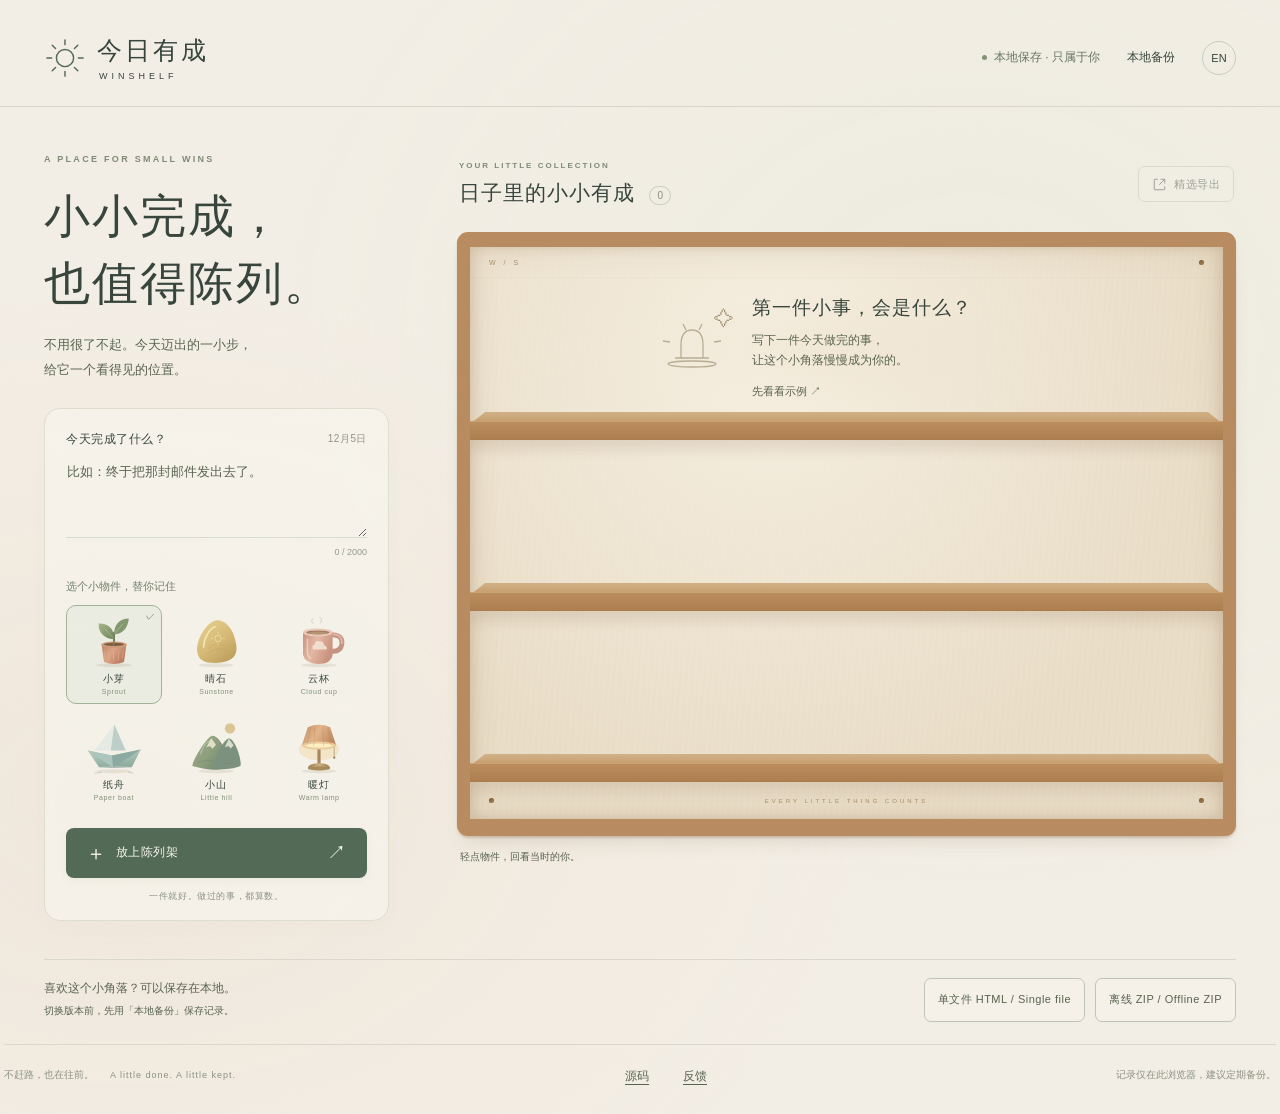
<file: index.html>
<!doctype html>
<html lang="zh-CN">
<head>
  <meta charset="utf-8">
  <meta name="viewport" content="width=device-width, initial-scale=1">
  <meta name="theme-color" content="#f3eee5">
  <meta http-equiv="Content-Security-Policy" content="default-src 'self' data: blob:; script-src 'self'; style-src 'self'; img-src 'self' data: blob:; connect-src 'none'; object-src 'none'; base-uri 'none'; form-action 'none'">
  <title>今日有成 · WinShelf</title>
  <link rel="icon" href="data:,">
  <link rel="stylesheet" href="style.css">
  <script src="app.js" defer></script>
</head>
<body>
  <a class="skip-link" href="#win-text" data-i18n="skip">跳到记录</a>
  <header class="masthead">
    <a class="brand" href="#" aria-label="今日有成 WinShelf">
      <svg class="brand-mark" viewBox="0 0 44 44" aria-hidden="true"><circle cx="22" cy="22" r="9"/><path d="M22 3v5m0 28v5M3 22h5m28 0h5M8.6 8.6l3.5 3.5m19.8 19.8 3.5 3.5M8.6 35.4l3.5-3.5m19.8-19.8 3.5-3.5"/></svg>
      <span><strong data-i18n="brand">今日有成</strong><span class="brand-en">WINSHELF</span></span>
    </a>
    <nav class="header-actions" aria-label="工具 Tools">
      <span class="local-note"><i aria-hidden="true"></i><span data-i18n="local">本地保存 · 只属于你</span></span>
      <button class="text-button backup-open" data-i18n="backup">本地备份</button>
      <button class="language-button" id="language" aria-label="Switch to English">EN</button>
    </nav>
  </header>

  <main class="workspace">
    <section class="writing-pane" aria-labelledby="hero-title">
      <p class="eyebrow">A PLACE FOR SMALL WINS</p>
      <h1 id="hero-title" data-i18n="hero">小小完成，<br>也值得陈列。</h1>
      <p class="intro" data-i18n="intro">不用很了不起。今天迈出的一小步，<br>给它一个看得见的位置。</p>
      <form id="add-form" class="composer" novalidate>
        <div class="label-row"><label for="win-text" data-i18n="prompt">今天完成了什么？</label><span id="today-label"></span></div>
        <textarea id="win-text" name="win" maxlength="2000" rows="3" aria-describedby="input-error character-count" placeholder="比如：终于把那封邮件发出去了。"></textarea>
        <div class="input-meta"><span id="input-error" class="field-error" role="alert"></span><span id="character-count">0 / 2000</span></div>
        <fieldset class="object-fieldset"><legend data-i18n="choose">选个小物件，替你记住</legend><div class="object-picker" id="object-picker"></div></fieldset>
        <button class="primary add-button" type="submit"><span aria-hidden="true">＋</span><span data-i18n="place">放上陈列架</span><span class="button-arrow" aria-hidden="true">↗</span></button>
        <p class="composer-note" data-i18n="small">一件就好。做过的事，都算数。</p>
      </form>
    </section>

    <section class="display-pane" aria-labelledby="shelf-title">
      <div class="shelf-heading"><div><p class="eyebrow" data-i18n="collection">YOUR LITTLE COLLECTION</p><h2 id="shelf-title" data-i18n="shelf">日子里的小小有成 <span id="win-count">0</span></h2></div><button id="export-open" class="outline-button"><svg viewBox="0 0 20 20" aria-hidden="true"><path d="M7 3H4a1 1 0 0 0-1 1v12a1 1 0 0 0 1 1h12a1 1 0 0 0 1-1v-3M10 10l7-7m-5 0h5v5"/></svg><span data-i18n="curate">精选导出</span></button></div>
      <div class="example-banner" id="example-banner" hidden><span data-i18n="exampleNotice">示例陈列 · 这些不是你的记录，也不会保存</span><button id="example-exit" class="text-button" data-i18n="backMine">回到我的架子</button></div>
      <div class="cabinet" id="cabinet"><div class="cabinet-top"><span>W / S</span><span class="cabinet-pin" aria-hidden="true"></span></div><div id="shelf-rows"></div><div class="empty-state" id="empty-state"><div class="empty-orbit" aria-hidden="true"><span>✧</span><svg viewBox="0 0 80 80"><path d="M23 50h34M29 50V37q0-15 11-15t11 15v13M34 22l-3-6m16 6 3-6M18 34l-7-1m51 1 7-1"/><ellipse cx="40" cy="56" rx="24" ry="3"/></svg></div><h3 data-i18n="emptyTitle">第一件小事，会是什么？</h3><p data-i18n="emptyBody">写下一件今天做完的事，<br>让这个小角落慢慢成为你的。</p><button class="text-button example-open" data-i18n="seeExample">先看看示例 ↗</button></div><div class="cabinet-bottom"><span class="cabinet-pin" aria-hidden="true"></span><span data-i18n="cabinetWords">EVERY LITTLE THING COUNTS</span><span class="cabinet-pin" aria-hidden="true"></span></div></div>
      <div class="shelf-caption"><span data-i18n="shelfHint">轻点物件，回看当时的你。</span><button class="text-button example-open" id="example-footer" data-i18n="seeExample">先看看示例 ↗</button></div>
    </section>
  </main>
  <!-- offline-downloads:start -->
  <aside class="offline-downloads" aria-label="离线下载 Offline downloads">
    <p>喜欢这个小角落？可以保存在本地。<br><small>切换版本前，先用「本地备份」保存记录。</small></p>
    <div class="offline-download-actions"><a class="outline-button" href="downloads/WinShelf.html" download="WinShelf.html">单文件 HTML / Single file</a><a class="outline-button" href="downloads/WinShelf-offline.zip" download="WinShelf-offline.zip">离线 ZIP / Offline ZIP</a></div>
  </aside>
  <!-- offline-downloads:end -->
  <footer class="page-footer"><span data-i18n="footer">不赶路，也在往前。<span class="footer-en">A little done. A little kept.</span></span><nav class="project-links" aria-label="源码与反馈 / Source and feedback"><a href="https://github.com/tryu-ai/winshelf" target="_blank" rel="noopener noreferrer" data-i18n="sourceLink">源码</a><a href="https://github.com/tryu-ai/winshelf/issues" target="_blank" rel="noopener noreferrer" data-i18n="feedbackLink">反馈</a></nav><span data-i18n="storageFoot">记录仅在此浏览器，建议定期备份。</span></footer>
  <div id="storage-warning" class="storage-warning" role="alert" hidden></div>
  <div id="toast" class="toast" role="status" aria-live="polite" hidden><span id="toast-text"></span><button id="undo-delete" hidden data-i18n="undo">撤销</button><button id="toast-close" aria-label="关闭提示 Close notification">×</button></div>

  <dialog id="detail-dialog" aria-labelledby="detail-title" class="detail-dialog">
    <button class="dialog-close" data-close="detail-dialog" aria-label="关闭 Close">×</button>
    <div id="detail-view"><div id="detail-object" class="detail-object"></div><p class="eyebrow" id="detail-meta"></p><h2 id="detail-title" data-i18n="detailTitle">这一小步，留住了。</h2><p id="detail-text" class="record-text"></p><div class="detail-actions"><button id="edit-open" class="outline-button" data-i18n="edit">编辑记录</button><button id="detail-select" class="outline-button" data-i18n="addSelected">加入精选</button><button id="delete-open" class="text-button danger" data-i18n="delete">删除</button></div></div>
    <form id="edit-form" hidden novalidate><p class="eyebrow" data-i18n="editing">A SMALL REVISION</p><h2 data-i18n="edit">编辑记录</h2><label for="edit-text" data-i18n="record">这件小事</label><textarea id="edit-text" maxlength="2000" rows="6"></textarea><p id="edit-error" class="field-error" role="alert"></p><label for="edit-date" data-i18n="date">记录日期</label><input type="date" id="edit-date" required><fieldset class="object-fieldset"><legend data-i18n="choose">选个小物件，替你记住</legend><div class="object-picker" id="edit-picker"></div></fieldset><div class="dialog-actions"><button type="button" class="outline-button" id="edit-cancel" data-i18n="cancel">取消</button><button type="submit" class="primary" data-i18n="save">保存修改</button></div></form>
  </dialog>
  <dialog id="delete-dialog" aria-labelledby="delete-title" class="compact-dialog"><p class="eyebrow" data-i18n="deleteEyebrow">MAKE A LITTLE SPACE</p><h2 id="delete-title" data-i18n="deleteTitle">收起这件小事？</h2><p data-i18n="deleteBody">删除后会有 20 秒的撤销时间。<br>重要的记录，可以先做本地备份。</p><div class="dialog-actions"><button class="outline-button" data-close="delete-dialog" data-i18n="keep">留在架上</button><button id="delete-confirm" class="primary danger-fill" data-i18n="confirmDelete">确认删除</button></div></dialog>

  <dialog id="export-dialog" aria-labelledby="export-title" class="export-dialog"><button class="dialog-close" data-close="export-dialog" aria-label="关闭 Close">×</button><p class="eyebrow">A LITTLE COLLECTION, TO KEEP</p><h2 id="export-title" data-i18n="exportTitle">把喜欢的几件，留成一张画。</h2><p class="dialog-subtitle" data-i18n="exportHint">只导出你勾选的记录，最多 9 件。内置示例不会出现在这里。</p><div class="export-layout"><div class="export-controls"><div class="selection-top"><span id="selection-count"></span><button id="select-clear" class="text-button" data-i18n="clear">清空选择</button></div><div id="export-items" class="export-items"></div><fieldset class="export-mode"><legend data-i18n="pictureContent">画面内容</legend><label><input type="radio" name="export-mode" value="text" checked><span data-i18n="withText">物件 + 完整文字与日期</span></label><label><input type="radio" name="export-mode" value="objects"><span data-i18n="objectsOnly">仅物件，不含记录文字与日期</span></label></fieldset><button id="export-generate" class="primary" data-i18n="generate">生成 PNG 预览</button><p id="export-status" class="field-error" role="status"></p></div><div class="preview-area"><div id="preview-empty"><span aria-hidden="true">✧</span><p data-i18n="previewHint">你的精选，会在这里定格。</p><small data-i18n="previewSize">高清 PNG · 所有处理在本地完成</small></div><img id="export-preview" alt="精选陈列 PNG 预览 Selected collection PNG preview" hidden><a id="export-download" class="primary download-button" hidden data-i18n="download">保存 PNG</a></div></div></dialog>

  <dialog id="backup-dialog" aria-labelledby="backup-title" class="compact-dialog"><button class="dialog-close" data-close="backup-dialog" aria-label="关闭 Close">×</button><p class="eyebrow">KEEP YOUR LITTLE THINGS SAFE</p><h2 id="backup-title" data-i18n="backupTitle">给回忆，留个备份。</h2><p data-i18n="backupBody">记录只存在当前浏览器。清除浏览器数据、更换浏览器，或移动本地文件，都可能让记录无法找回。备份会包含全部记录文字与日期，请自己妥善保存。</p><button id="backup-download" class="primary" data-i18n="backupDownload">下载全部记录 · JSON</button><hr><label for="backup-file" class="file-label" data-i18n="restore">从 JSON 备份恢复</label><p class="small-text" data-i18n="restoreHint">只追加记录，不覆盖现有陈列。完全相同的记录会跳过。</p><input id="backup-file" type="file" accept=".json,application/json"><p id="backup-status" role="status" class="small-text"></p><button id="backup-import" class="outline-button" data-i18n="import" hidden>确认追加</button><button id="raw-download" class="outline-button" hidden data-i18n="raw">下载无法读取的原始数据</button><button id="storage-reset" class="text-button danger" hidden data-i18n="reset">确认清空损坏数据并重新开始</button></dialog>
  <noscript>请在浏览器中启用 JavaScript 使用今日有成。Please enable JavaScript.</noscript>
</body>
</html>
</file>
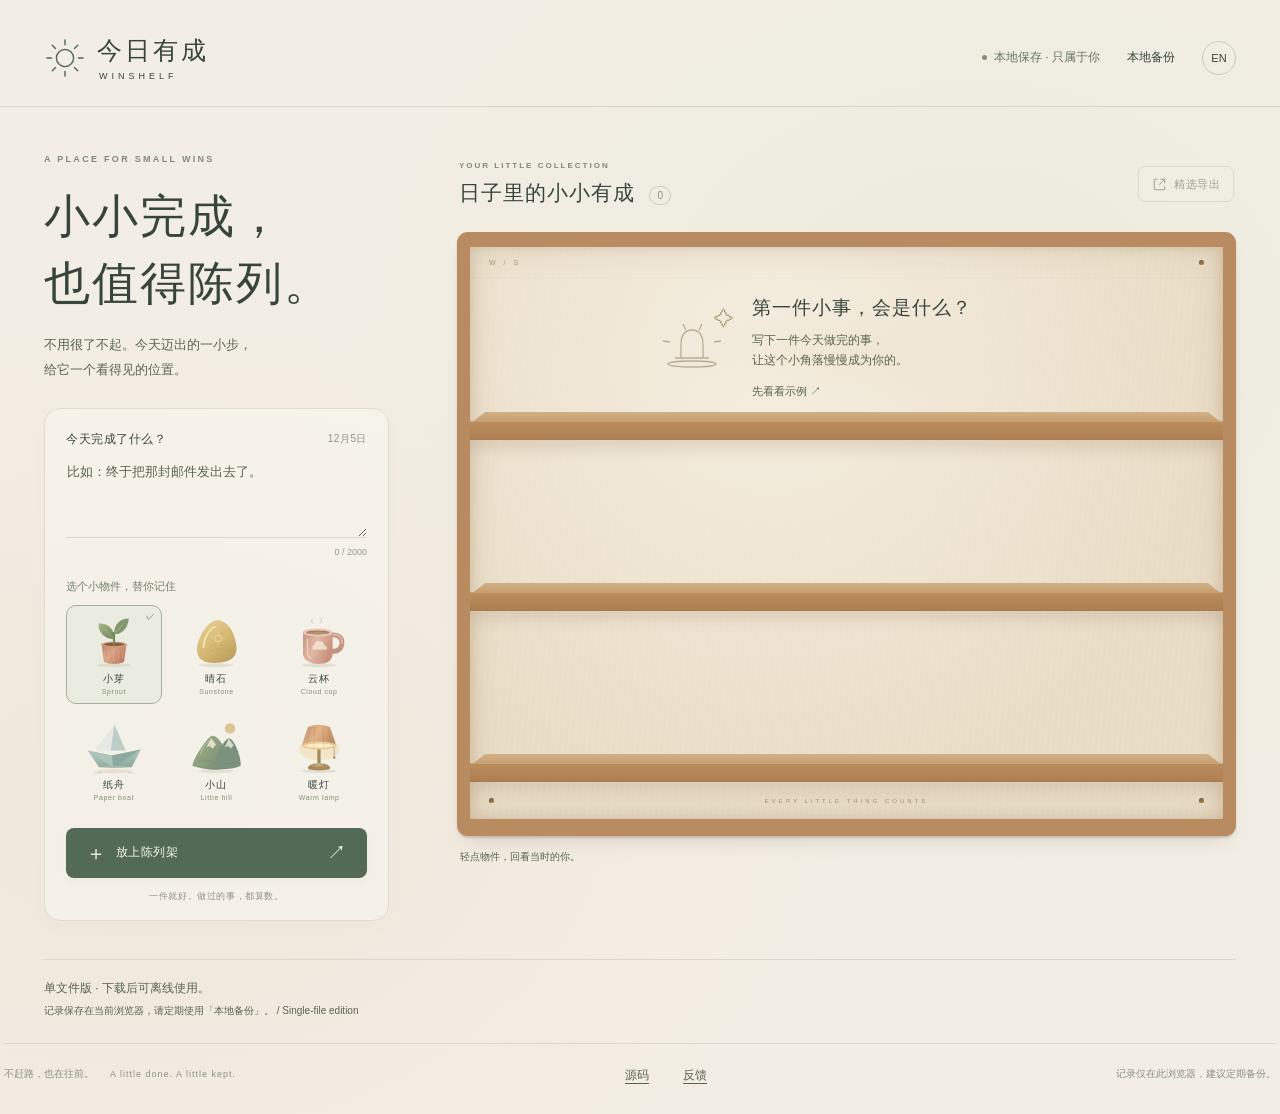
<file: downloads/WinShelf.html>
<!doctype html>
<html lang="zh-CN">
<head>
  <meta charset="utf-8">
  <meta name="viewport" content="width=device-width, initial-scale=1">
  <meta name="theme-color" content="#f3eee5">
  <meta http-equiv="Content-Security-Policy" content="default-src 'self' data: blob:; script-src 'sha256-eMMX5clpb30/N0zDsLBo11DxFyulwR7uu2E9LmM5qcI='; style-src 'sha256-gL4kjqyWC0B7QYLNyLEUIOcRQ9NXTBt3/RJi1guVIiY='; img-src 'self' data: blob:; connect-src 'none'; object-src 'none'; base-uri 'none'; form-action 'none'">
  <title>今日有成 · WinShelf</title>
  <link rel="icon" href="data:,">
  <style>
:root{--paper:#f3eee5;--ink:#37453c;--muted:#7a8173;--green:#526a56;--line:#d7d9c9;--rust:#a96f51;--serif:"Songti SC","STSong","Noto Serif CJK SC",Georgia,serif;--sans:-apple-system,BlinkMacSystemFont,"PingFang SC","Microsoft YaHei",sans-serif;color-scheme:light;font-family:var(--sans);color:var(--ink);background:var(--paper);font-synthesis:none}
.selected-badge{position:absolute;right:7px;top:5px;display:flex;align-items:center;justify-content:center;width:17px;height:17px;font-size:8px;border-radius:50%;background:#738562;color:#f9f4e7}
.cabinet .empty-state{display:grid;grid-template-columns:82px 1fr;column-gap:18px;align-items:center;text-align:left;max-width:390px;margin:0 auto;padding:0;top:60px}.cabinet .empty-orbit{grid-column:1;grid-row:1 / 4;width:82px;height:86px;margin:0}.cabinet .empty-orbit>span{right:0}.cabinet .empty-state h3{grid-column:2;font-size:19px;margin:0 0 9px}.cabinet .empty-state p{grid-column:2;font-size:11px;margin:0 0 5px}.cabinet .empty-state button{grid-column:2;justify-self:start;font-size:10px}
@media(max-width:700px){.cabinet .empty-state{grid-template-columns:60px 1fr;gap:0 10px;max-width:300px;top:50px}.cabinet .empty-orbit{width:60px;height:65px}.cabinet .empty-orbit svg{width:60px;height:60px}.cabinet .empty-state h3{font-size:16px;margin-bottom:7px}.cabinet .empty-state p{font-size:10px;line-height:1.7}.cabinet .empty-state button{font-size:9px}}
*{box-sizing:border-box}body{margin:0;min-width:320px;background:radial-gradient(ellipse at 76% 30%,#e6e9d980,transparent 50%),radial-gradient(ellipse at 10% 72%,#e9d8c754,transparent 45%),var(--paper)}button,input,textarea{font:inherit}button,a,input,textarea{touch-action:manipulation}button{cursor:pointer;color:inherit}button:disabled{cursor:not-allowed;opacity:.45}a{color:inherit}button{border:0;background:none}button, a, input, textarea{outline-offset:5px}button:focus-visible,a:focus-visible,input:focus-visible,textarea:focus-visible{outline:2px solid var(--green)}[hidden]{display:none!important}.skip-link{position:fixed;left:16px;top:-80px;z-index:20;background:white;padding:14px}.skip-link:focus{top:16px}.masthead{max-width:1360px;margin:0 auto;padding:34px 44px 25px;display:flex;justify-content:space-between;align-items:center;border-bottom:1px solid #d9d5ca}.brand{display:flex;gap:11px;align-items:center;text-decoration:none}.brand-mark{width:42px;height:42px;fill:none;stroke:var(--green);stroke-width:1.5;stroke-linecap:round}.brand strong{font-family:var(--serif);font-size:25px;font-weight:600;letter-spacing:3px}.brand-en{display:block;font-size:9px;letter-spacing:4px;margin:4px 0 0 2px}.header-actions{display:flex;gap:27px;align-items:center;font-size:12px}.local-note{display:flex;align-items:center;gap:7px;color:#677762}.local-note i{display:block;width:5px;height:5px;background:#829374;border-radius:50%}.text-button{font-size:12px;padding:8px 0;text-underline-offset:4px}.text-button:hover{text-decoration:underline}.language-button{font-size:11px;border:1px solid #c7cdbe;border-radius:50%;width:34px;height:34px}.workspace{max-width:1360px;margin:0 auto;display:grid;grid-template-columns:345px minmax(0,1fr);gap:68px;padding:47px 44px 28px}.eyebrow{font-size:9px;font-weight:600;letter-spacing:2.3px;color:#7f8b76;margin:0 0 20px}.writing-pane h1{font-family:var(--serif);font-size:46px;font-weight:500;letter-spacing:2px;line-height:1.45;margin:0 0 16px}.intro{font-size:13px;line-height:1.9;color:#788071;margin:0 0 25px}.composer{background:#faf8f18f;border:1px solid #dedecf;border-radius:16px;padding:22px 21px 17px;box-shadow:0 8px 24px #67513104}.label-row{display:flex;justify-content:space-between;align-items:center;gap:8px;font-size:12px;letter-spacing:.5px}.label-row label{font-weight:600}#today-label{color:#929384;font-size:10px}textarea{resize:vertical;border:0;border-bottom:1px solid #d8dccf;border-radius:0;background:none;width:100%;color:var(--ink);line-height:1.8;padding:12px 1px 7px;font-size:13px;min-height:83px;max-height:240px}textarea::placeholder{color:#a2a292}textarea:focus{border-bottom-color:var(--green)}.input-meta{display:flex;justify-content:space-between;align-items:start;gap:6px;min-height:24px;padding-top:5px;font-size:9px;color:#959a8c}.field-error{color:#a2583d;font-size:12px;line-height:1.7}.input-meta .field-error{font-size:10px;max-width:225px}.object-fieldset{border:0;padding:0;margin:13px 0 18px;min-width:0}.object-fieldset legend{font-size:11px;color:#73806b;padding:0;margin:0 0 11px}.object-picker{display:grid;grid-template-columns:repeat(3,minmax(0,1fr));gap:7px}.object-choice{position:relative}.object-choice input{position:absolute;left:0;top:0;width:1px;height:1px;opacity:0}.object-choice label{display:flex;align-items:center;flex-direction:column;border:1px solid transparent;border-radius:10px;padding:2px 2px 8px;cursor:pointer;transition:background .18s,border-color .18s,transform .18s;background:#eeece32b}.object-choice label:hover{background:#e4e8da80;transform:translateY(-2px)}.object-choice input:checked+label{border-color:#a3b397;background:#e5eadc8f}.object-choice input:focus-visible+label{outline:2px solid var(--green);outline-offset:2px}.object-choice svg{width:64px;height:64px}.object-choice span{font-size:10px;letter-spacing:1px}.object-choice small{font-size:7px;color:#849079;letter-spacing:.6px;margin-top:2px}.object-choice input:checked+label:after{content:'✓';position:absolute;right:7px;top:6px;color:var(--green);font-size:9px}.primary{display:inline-flex;align-items:center;justify-content:center;gap:9px;min-height:42px;padding:12px 20px;border-radius:8px;background:var(--green);color:#faf8ef;font-size:12px;letter-spacing:.6px;text-decoration:none;box-shadow:0 3px 8px #304d2d0c;transition:background .18s,transform .18s}.primary:hover{background:#3d5543;transform:translateY(-1px)}.add-button{width:100%;justify-content:start}.add-button>span:first-child{font-size:20px;line-height:1;font-weight:300}.button-arrow{margin-left:auto;font-size:19px;font-weight:200}.composer-note{color:#8d9284;font-size:9px;letter-spacing:.6px;text-align:center;margin:12px 0 0}.shelf-heading{display:flex;justify-content:space-between;align-items:center;gap:15px;min-height:78px;padding:1px 2px 19px}.shelf-heading .eyebrow{margin:0 0 9px;font-size:8px;letter-spacing:2px}.shelf-heading h2{font-family:var(--serif);font-size:21px;font-weight:500;letter-spacing:1px;margin:0}.shelf-heading h2 span{display:inline-block;margin-left:8px;font-family:var(--sans);font-size:10px;letter-spacing:0;color:#89927e;vertical-align:middle;border:1px solid #c8cebd;border-radius:20px;min-width:22px;padding:3px 5px;text-align:center}.outline-button{display:inline-flex;align-items:center;justify-content:center;gap:7px;font-size:11px;letter-spacing:.5px;min-height:36px;padding:9px 13px;border:1px solid #bdc6b3;border-radius:7px;white-space:nowrap;background:#f7f6ed4d;transition:background .18s}.outline-button:hover{background:#e7ebdc}.outline-button svg{width:15px;height:15px;fill:none;stroke:currentColor;stroke-width:1.3;stroke-linecap:round;stroke-linejoin:round}.cabinet{position:relative;isolation:isolate;min-height:570px;border:13px solid #b98b61;border-top-width:15px;border-bottom-width:17px;border-radius:11px;background:radial-gradient(ellipse at 40% 20%,#f5eee0,transparent 70%),repeating-linear-gradient(95deg,#d6c3a505 0px,#aa8e6409 1px,transparent 2px,transparent 6px),#e9ddc7;box-shadow:inset 0 0 30px #825d3326,0 12px 20px -10px #7961413b,0 2px 2px #976b4944;overflow:hidden}.cabinet:before{content:'';pointer-events:none;position:absolute;z-index:5;inset:-13px;border:2px solid #966d4780;border-radius:6px}.cabinet:after{content:'';position:absolute;pointer-events:none;z-index:0;inset:0;box-shadow:inset 5px 0 10px #99734a20,inset -5px 0 10px #99734a20}.cabinet-top{height:31px;display:flex;align-items:center;justify-content:space-between;padding:0 19px;font-size:7px;letter-spacing:3px;color:#a58d6d;border-bottom:1px solid #b9a28116}.cabinet-pin{width:5px;height:5px;border-radius:50%;background:#9c784f;box-shadow:inset 1px 1px 2px #64482288,0 1px 0 #f0ddac55}.shelf-row{position:relative;display:grid;grid-template-columns:repeat(4,minmax(0,1fr));gap:8px;min-height:162px;padding:8px 18px 17px;align-items:end;z-index:1;margin-bottom:9px}.shelf-row:before{content:'';position:absolute;bottom:16px;left:0;right:0;height:12px;background:linear-gradient(180deg,#d1b087,#c69c6b);clip-path:polygon(2% 0,98% 0,100% 100%,0 100%);box-shadow:0 -1px 0 #e9c9a2}.shelf-row:after{content:'';position:absolute;left:0;right:0;bottom:0;height:17px;background:repeating-linear-gradient(0deg,#976d4215 0px,#ba8e5d20 1px,transparent 2px,transparent 4px),linear-gradient(180deg,#bc8e5d,#ad7e50);border-top:1px solid #ecd1a070;border-bottom:1px solid #9162395e;box-shadow:0 9px 13px #76523425;z-index:3}.shelf-row:nth-child(3){margin-bottom:0}.shelf-item{min-width:0;position:relative;display:flex;flex-direction:column;align-items:center;justify-content:end;padding:0 0 2px;width:100%;height:135px;border-radius:6px}.shelf-item svg{width:116px;max-width:100%;height:116px;filter:drop-shadow(1px 4px 2px #65513913);transform-origin:50% 95%;transition:transform .25s}.shelf-item:hover svg{transform:translateY(-5px) rotate(-3deg)}.shelf-item:active svg{transform:translateY(-2px) scale(.97)}.item-number{position:absolute;top:4px;left:8px;color:#968266;font-size:7px;letter-spacing:.5px}.item-caption{position:absolute;z-index:6;bottom:-19px;max-width:105px;left:50%;transform:translateX(-50%);white-space:nowrap;text-overflow:ellipsis;overflow:hidden;color:#60482f;font-size:8px;letter-spacing:.3px;opacity:0;pointer-events:none;transition:opacity .2s}.shelf-item:hover .item-caption,.shelf-item:focus-visible .item-caption{opacity:1}.shelf-item.just-added svg{animation:place .75s cubic-bezier(.18,.6,.33,1) both}.shelf-item.just-added:before{content:'✧';position:absolute;right:10px;top:5px;font-size:20px;color:#bc9559;animation:twinkle 1.4s ease both}.cabinet-bottom{height:37px;display:flex;align-items:center;justify-content:space-between;padding:0 19px;color:#a58b68;font-size:6px;letter-spacing:3px}.empty-state{position:absolute;z-index:4;top:52px;left:16px;right:16px;text-align:center;padding:8px 8px 20px;background:radial-gradient(ellipse,#efe5d3b3,transparent 72%);pointer-events:none}.empty-state button{pointer-events:auto}.empty-orbit{height:87px;position:relative;width:120px;margin:0 auto 11px}.empty-orbit svg{height:80px;width:80px;stroke:#a7997e;stroke-width:1.3;fill:none;opacity:.75}.empty-orbit>span{position:absolute;top:0;right:12px;color:#a28f6d;font-size:20px}.empty-state h3{font-family:var(--serif);font-size:21px;font-weight:500;letter-spacing:1px;margin:0 0 12px}.empty-state p{font-size:11px;line-height:1.9;color:#8b8977;margin:0 0 9px}.empty-state button{font-size:10px;color:#697c60}.shelf-caption{display:flex;justify-content:space-between;align-items:center;font-size:10px;color:#8a917f;padding:14px 3px}.shelf-caption .text-button{font-size:10px;color:#78866f}.example-banner{display:flex;align-items:center;justify-content:space-between;gap:10px;background:#e6ebdf;border:1px solid #cbd4be;padding:9px 12px;border-radius:7px;font-size:10px;margin-bottom:12px}.example-banner button{font-size:10px}.page-footer{max-width:1272px;margin:4px auto 0;border-top:1px solid #dad7cc;padding:21px 0 28px;display:flex;justify-content:space-between;color:#8b9282;font-size:10px;line-height:1.7}.footer-en{font-size:9px;letter-spacing:1px;margin-left:16px}.toast{position:fixed;z-index:30;left:50%;bottom:25px;transform:translateX(-50%);display:flex;align-items:center;gap:18px;color:#f9f7ee;background:#475c48;padding:13px 17px;border-radius:10px;font-size:12px;box-shadow:0 6px 26px #1e2f2726;max-width:calc(100% - 30px)}.toast button{color:#f9f7ee;font-size:12px;white-space:nowrap;padding:4px}#undo-delete{text-decoration:underline;text-underline-offset:4px}#toast-close{font-size:20px}.storage-warning{margin:12px auto;max-width:960px;font-size:13px;color:#994f36;padding:15px;background:#f4e0d2;border:1px solid #e0b499;border-radius:8px}dialog{color:var(--ink);border:1px solid #d5d8c8;background:#f7f4ec;border-radius:17px;box-shadow:0 26px 90px #27332c30;padding:36px;max-width:calc(100vw - 32px);max-height:calc(100dvh - 48px);overflow-y:auto;overscroll-behavior:contain}dialog::backdrop{background:#33413754;backdrop-filter:blur(4px)}body:has(dialog[open]){overflow:hidden}dialog .eyebrow{font-size:8px;margin-bottom:14px}dialog h2{font-family:var(--serif);font-size:28px;font-weight:500;line-height:1.5;letter-spacing:.6px;margin:0 0 20px}.dialog-close{position:absolute;right:15px;top:11px;font-size:27px;color:#839078;width:36px;height:36px;border-radius:50%}.dialog-close:hover{background:#e3e7da}.detail-dialog{width:530px}.detail-object{width:140px;height:140px;margin:-7px auto 12px}.detail-object svg{width:100%;height:100%}#detail-view>.eyebrow,#detail-title{text-align:center}.record-text{white-space:pre-wrap;overflow-wrap:anywhere;line-height:1.95;font-size:15px;margin:23px 0 30px;max-height:38dvh;overflow-y:auto;padding:3px 5px 3px 0;scrollbar-width:thin}.detail-actions{display:flex;align-items:center;gap:10px;padding-top:17px;border-top:1px solid var(--line)}.detail-actions .danger{margin-left:auto}.danger{color:#9a5841}.danger-fill{background:#9f644a}.danger-fill:hover{background:#8d503a}.dialog-actions{display:flex;gap:10px;justify-content:end;margin-top:26px}.compact-dialog{width:470px}.compact-dialog p{font-size:13px;line-height:1.9;color:#7a8171}.compact-dialog hr{height:1px;border:0;background:var(--line);margin:27px 0 21px}.compact-dialog #backup-download{width:100%}.small-text{font-size:11px!important;line-height:1.8}.file-label{font-size:13px;font-weight:600}input[type=file]{width:100%;font-size:11px;margin:5px 0 9px}input::file-selector-button{border:1px solid #bdc6b3;border-radius:5px;background:#edf0e6;padding:8px 11px;color:var(--ink);font:inherit;margin-right:9px;cursor:pointer}#backup-import{margin-top:6px}#edit-form>label{display:block;font-size:12px;margin:16px 0 5px}#edit-form textarea{background:#fff9;padding:12px;border:1px solid #ccd3c1;border-radius:7px;min-height:145px}input[type=date]{width:100%;padding:9px 12px;border:1px solid #ccd3c1;border-radius:6px;color:var(--ink);background:#fff9;min-height:42px}.export-dialog{width:1020px;padding:34px}.export-dialog h2{margin:0 0 7px}.dialog-subtitle{font-size:12px;line-height:1.8;color:#84907a;margin:0 0 24px}.export-layout{display:grid;grid-template-columns:350px minmax(0,1fr);gap:30px}.selection-top{display:flex;align-items:center;justify-content:space-between;font-size:11px;margin-bottom:10px}.selection-top .text-button{font-size:10px}.export-items{max-height:275px;overflow-y:auto;padding:3px 5px 3px 2px;display:grid;grid-template-columns:repeat(3,minmax(0,1fr));gap:8px;scrollbar-width:thin}.export-item{position:relative;min-width:0}.export-item input{position:absolute;left:8px;top:8px;accent-color:var(--green);width:13px;height:13px;z-index:2}.export-item label{display:flex;flex-direction:column;align-items:center;cursor:pointer;border:1px solid #d4d8c9;border-radius:9px;padding:7px 8px 10px;background:#eeeee65c}.export-item input:checked+label{background:#e3e9d9;border-color:#a4b394}.export-item input:focus-visible+label{outline:2px solid var(--green);outline-offset:2px}.export-item svg{width:74px;height:74px}.export-item .export-summary{font-size:9px;line-height:1.6;width:100%;overflow:hidden;display:-webkit-box;-webkit-line-clamp:2;-webkit-box-orient:vertical;overflow-wrap:anywhere;min-height:28px}.export-item small{font-size:7px;margin-top:7px;color:#919981}.export-mode{border:0;border-top:1px solid #d4d9c8;margin:20px 0 16px;padding:14px 0 0}.export-mode legend{font-size:10px;color:#7b8971;padding-right:10px}.export-mode label{display:flex;gap:6px;align-items:center;font-size:11px;line-height:1.7;margin:7px 0;cursor:pointer}input[type=radio]{accent-color:var(--green)}#export-generate{width:100%}.preview-area{min-height:390px;background:repeating-linear-gradient(45deg,#e8e8df,#e8e8df 8px,#ecece4 8px,#ecece4 16px);border:1px solid #d9ddcf;border-radius:10px;display:flex;align-items:center;flex-direction:column;justify-content:center;gap:15px;padding:22px;overflow:hidden}#preview-empty{text-align:center;color:#88947b}#preview-empty>span{font-size:40px;font-family:var(--serif);font-weight:300}#preview-empty p{font-size:12px;margin:14px 0}#preview-empty small{font-size:9px}#export-preview{width:100%;max-height:460px;object-fit:contain;filter:drop-shadow(0 3px 7px #666d5429)}.download-button{width:100%}@keyframes place{0%{transform:translateY(-54px) rotate(-12deg);opacity:0}50%{opacity:1}68%{transform:translateY(3px) rotate(3deg)}84%{transform:translateY(-4px) rotate(-1deg)}100%{transform:translateY(0) rotate(0)}}@keyframes twinkle{0%,100%{opacity:0;transform:scale(.5)}35%{opacity:.9;transform:scale(1.05)}}
@media(min-width:1500px){.workspace{padding-top:64px;gap:85px;grid-template-columns:365px minmax(0,1fr)}.cabinet{min-height:608px}.shelf-row{min-height:173px}.shelf-item{height:146px}.shelf-item svg{width:128px;height:128px}}
@media(max-width:1100px){.workspace{gap:36px;grid-template-columns:315px minmax(0,1fr);padding:35px 30px 24px}.masthead{padding:25px 30px 22px}.writing-pane h1{font-size:41px}.page-footer{margin:0 30px}.cabinet{border-width:10px;min-height:552px}.shelf-row{padding-left:10px;padding-right:10px;gap:2px;min-height:156px}.shelf-heading h2{font-size:19px}.shelf-heading .outline-button{padding:8px 10px;font-size:10px}.shelf-heading .eyebrow{font-size:7px}.footer-en{display:none}}
@media(max-width:850px){.workspace{grid-template-columns:285px minmax(0,1fr);gap:25px;padding-left:22px;padding-right:22px}.masthead{padding:22px}.local-note{display:none}.header-actions{gap:18px}.writing-pane h1{font-size:36px}.composer{padding:18px 16px}.shelf-row{grid-template-columns:repeat(3,minmax(0,1fr))}.shelf-heading{align-items:start;flex-direction:column;gap:13px;min-height:107px}.shelf-heading h2{font-size:19px}.cabinet{min-height:546px}.export-layout{grid-template-columns:310px minmax(0,1fr);gap:22px}.export-dialog{padding:28px}.preview-area{padding:13px}}
@media(max-width:700px){.masthead{padding:22px 22px 19px}.brand strong{font-size:22px}.brand-mark{width:35px;height:35px}.brand-en{font-size:7px}.header-actions{gap:15px}.header-actions .text-button{font-size:10px}.language-button{width:29px;height:29px;font-size:9px}.workspace{display:block;max-width:510px;padding:30px 22px 16px}.writing-pane .eyebrow{font-size:8px;letter-spacing:2px;margin-bottom:12px}.writing-pane h1{font-size:36px;line-height:1.4;margin-bottom:12px}.intro{font-size:12px;margin-bottom:21px}.intro br{display:none}.composer{padding:20px 19px 15px;border-radius:13px}.composer textarea{min-height:71px}.object-picker{grid-template-columns:repeat(6,minmax(0,1fr));gap:4px}.object-choice svg{width:44px;height:50px}.object-choice label{padding:3px 1px 7px}.object-choice span{font-size:8px;letter-spacing:0}.object-choice small{display:none}.object-choice input:checked+label:after{right:4px;top:3px;font-size:7px}.object-fieldset{margin-top:8px;margin-bottom:15px}.display-pane{margin-top:30px}.shelf-heading{flex-direction:row;align-items:center;min-height:69px;gap:10px;padding-bottom:16px}.shelf-heading .eyebrow{font-size:7px;margin-bottom:9px}.shelf-heading h2{font-size:19px;letter-spacing:.3px}.shelf-heading h2 span{margin-left:4px;font-size:8px;min-width:20px}.shelf-heading .outline-button{padding:9px 10px;font-size:9px}.shelf-heading .outline-button svg{width:12px;height:12px}.cabinet{border-width:10px;border-bottom-width:13px;min-height:540px;border-radius:8px}.shelf-row{min-height:155px;padding:8px 15px 17px;gap:4px}.shelf-item{height:127px}.shelf-item svg{height:110px;width:110px}.item-number{top:5px;left:8px}.cabinet-top{height:28px}.cabinet-bottom{height:32px;font-size:5px;letter-spacing:2px}.empty-state{top:45px}.shelf-caption{padding-top:10px;font-size:9px}.page-footer{margin:4px 22px 0;padding:18px 0 26px;flex-direction:column;gap:8px;font-size:9px}.footer-en{display:inline;font-size:8px;margin-left:10px}.toast{bottom:15px;font-size:11px;gap:12px;padding:11px 13px;width:max-content}.export-layout{grid-template-columns:1fr;gap:20px}.export-dialog{padding:29px 20px 24px;width:470px}.export-dialog h2{font-size:24px;max-width:92%}.export-items{max-height:245px;grid-template-columns:repeat(3,minmax(0,1fr))}.preview-area{min-height:220px}dialog{padding:30px 23px;max-height:calc(100dvh - 28px);max-width:calc(100vw - 24px)}dialog h2{font-size:25px}.detail-actions{gap:7px;flex-wrap:wrap}.detail-actions .outline-button{font-size:10px;padding:9px 11px}.detail-object{width:120px;height:120px}.record-text{font-size:14px}.compact-dialog p{font-size:12px}#edit-picker{grid-template-columns:repeat(3,minmax(0,1fr))}#edit-picker svg{height:65px;width:65px}.storage-warning{margin:10px 20px}.example-banner{font-size:9px;padding:9px}.example-banner .text-button{font-size:9px;white-space:nowrap}}
@media(prefers-reduced-motion:reduce){*,*:before,*:after{animation:none!important;transition:none!important;scroll-behavior:auto!important}.shelf-item:hover svg,.primary:hover,.object-choice label:hover{transform:none}}

/* Keep instructions readable against the warm paper and wood surfaces. */
:root{--readable-muted:#59644f}
.intro,.shelf-caption,.shelf-caption .text-button,.dialog-subtitle,.export-item small{color:var(--readable-muted)}
textarea::placeholder{color:var(--readable-muted)}
.cabinet .empty-state{top:48px}
.cabinet .empty-state p{color:var(--readable-muted);font-size:12px;line-height:1.7}
.cabinet .empty-state button{color:var(--readable-muted);font-size:11px}
@media(max-width:700px){.cabinet .empty-state{top:42px}.cabinet .empty-state p{font-size:11px}}

.offline-downloads{max-width:1272px;margin:10px auto 0;padding:18px 0;display:flex;align-items:center;justify-content:space-between;gap:18px;border-top:1px solid #dad7cc;color:var(--readable-muted);font-size:12px;line-height:1.8}
.offline-downloads p{margin:0}.offline-download-actions{display:flex;flex-wrap:wrap;gap:10px}.offline-download-actions a{text-decoration:none;min-height:44px}
@media(max-width:1360px){.offline-downloads{margin-left:44px;margin-right:44px}}
@media(max-width:700px){.offline-downloads{margin:10px 22px 0;align-items:start;flex-direction:column;gap:12px}.primary,.outline-button,.text-button,.export-mode label{min-height:44px}.header-actions .text-button{display:inline-flex;align-items:center}.language-button{width:44px;height:44px}.dialog-close{width:44px;height:44px;right:8px;top:6px}.object-choice label{min-height:72px}.object-choice span{font-size:9px}.composer textarea,#edit-form textarea,input[type=date]{font-size:16px}}
@media(max-width:370px){.object-picker{grid-template-columns:repeat(3,minmax(0,1fr))}}
@media(max-width:700px){.text-button,#toast-close,#undo-delete{min-width:44px;min-height:44px}}
.project-links{display:flex;align-items:center;gap:14px;color:var(--readable-muted)}.project-links a{display:inline-flex;align-items:center;min-width:44px;font-size:12px;text-underline-offset:4px}
@media(max-width:700px){.project-links a{min-height:44px}}

</style>
  
</head>
<body>
  <a class="skip-link" href="#win-text" data-i18n="skip">跳到记录</a>
  <header class="masthead">
    <a class="brand" href="#" aria-label="今日有成 WinShelf">
      <svg class="brand-mark" viewBox="0 0 44 44" aria-hidden="true"><circle cx="22" cy="22" r="9"/><path d="M22 3v5m0 28v5M3 22h5m28 0h5M8.6 8.6l3.5 3.5m19.8 19.8 3.5 3.5M8.6 35.4l3.5-3.5m19.8-19.8 3.5-3.5"/></svg>
      <span><strong data-i18n="brand">今日有成</strong><span class="brand-en">WINSHELF</span></span>
    </a>
    <nav class="header-actions" aria-label="工具 Tools">
      <span class="local-note"><i aria-hidden="true"></i><span data-i18n="local">本地保存 · 只属于你</span></span>
      <button class="text-button backup-open" data-i18n="backup">本地备份</button>
      <button class="language-button" id="language" aria-label="Switch to English">EN</button>
    </nav>
  </header>

  <main class="workspace">
    <section class="writing-pane" aria-labelledby="hero-title">
      <p class="eyebrow">A PLACE FOR SMALL WINS</p>
      <h1 id="hero-title" data-i18n="hero">小小完成，<br>也值得陈列。</h1>
      <p class="intro" data-i18n="intro">不用很了不起。今天迈出的一小步，<br>给它一个看得见的位置。</p>
      <form id="add-form" class="composer" novalidate>
        <div class="label-row"><label for="win-text" data-i18n="prompt">今天完成了什么？</label><span id="today-label"></span></div>
        <textarea id="win-text" name="win" maxlength="2000" rows="3" aria-describedby="input-error character-count" placeholder="比如：终于把那封邮件发出去了。"></textarea>
        <div class="input-meta"><span id="input-error" class="field-error" role="alert"></span><span id="character-count">0 / 2000</span></div>
        <fieldset class="object-fieldset"><legend data-i18n="choose">选个小物件，替你记住</legend><div class="object-picker" id="object-picker"></div></fieldset>
        <button class="primary add-button" type="submit"><span aria-hidden="true">＋</span><span data-i18n="place">放上陈列架</span><span class="button-arrow" aria-hidden="true">↗</span></button>
        <p class="composer-note" data-i18n="small">一件就好。做过的事，都算数。</p>
      </form>
    </section>

    <section class="display-pane" aria-labelledby="shelf-title">
      <div class="shelf-heading"><div><p class="eyebrow" data-i18n="collection">YOUR LITTLE COLLECTION</p><h2 id="shelf-title" data-i18n="shelf">日子里的小小有成 <span id="win-count">0</span></h2></div><button id="export-open" class="outline-button"><svg viewBox="0 0 20 20" aria-hidden="true"><path d="M7 3H4a1 1 0 0 0-1 1v12a1 1 0 0 0 1 1h12a1 1 0 0 0 1-1v-3M10 10l7-7m-5 0h5v5"/></svg><span data-i18n="curate">精选导出</span></button></div>
      <div class="example-banner" id="example-banner" hidden><span data-i18n="exampleNotice">示例陈列 · 这些不是你的记录，也不会保存</span><button id="example-exit" class="text-button" data-i18n="backMine">回到我的架子</button></div>
      <div class="cabinet" id="cabinet"><div class="cabinet-top"><span>W / S</span><span class="cabinet-pin" aria-hidden="true"></span></div><div id="shelf-rows"></div><div class="empty-state" id="empty-state"><div class="empty-orbit" aria-hidden="true"><span>✧</span><svg viewBox="0 0 80 80"><path d="M23 50h34M29 50V37q0-15 11-15t11 15v13M34 22l-3-6m16 6 3-6M18 34l-7-1m51 1 7-1"/><ellipse cx="40" cy="56" rx="24" ry="3"/></svg></div><h3 data-i18n="emptyTitle">第一件小事，会是什么？</h3><p data-i18n="emptyBody">写下一件今天做完的事，<br>让这个小角落慢慢成为你的。</p><button class="text-button example-open" data-i18n="seeExample">先看看示例 ↗</button></div><div class="cabinet-bottom"><span class="cabinet-pin" aria-hidden="true"></span><span data-i18n="cabinetWords">EVERY LITTLE THING COUNTS</span><span class="cabinet-pin" aria-hidden="true"></span></div></div>
      <div class="shelf-caption"><span data-i18n="shelfHint">轻点物件，回看当时的你。</span><button class="text-button example-open" id="example-footer" data-i18n="seeExample">先看看示例 ↗</button></div>
    </section>
  </main>
  <aside class="offline-downloads"><p>单文件版 · 下载后可离线使用。<br><small>记录保存在当前浏览器，请定期使用「本地备份」。 / Single-file edition</small></p></aside>
  <footer class="page-footer"><span data-i18n="footer">不赶路，也在往前。<span class="footer-en">A little done. A little kept.</span></span><nav class="project-links" aria-label="源码与反馈 / Source and feedback"><a href="https://github.com/tryu-ai/winshelf" target="_blank" rel="noopener noreferrer" data-i18n="sourceLink">源码</a><a href="https://github.com/tryu-ai/winshelf/issues" target="_blank" rel="noopener noreferrer" data-i18n="feedbackLink">反馈</a></nav><span data-i18n="storageFoot">记录仅在此浏览器，建议定期备份。</span></footer>
  <div id="storage-warning" class="storage-warning" role="alert" hidden></div>
  <div id="toast" class="toast" role="status" aria-live="polite" hidden><span id="toast-text"></span><button id="undo-delete" hidden data-i18n="undo">撤销</button><button id="toast-close" aria-label="关闭提示 Close notification">×</button></div>

  <dialog id="detail-dialog" aria-labelledby="detail-title" class="detail-dialog">
    <button class="dialog-close" data-close="detail-dialog" aria-label="关闭 Close">×</button>
    <div id="detail-view"><div id="detail-object" class="detail-object"></div><p class="eyebrow" id="detail-meta"></p><h2 id="detail-title" data-i18n="detailTitle">这一小步，留住了。</h2><p id="detail-text" class="record-text"></p><div class="detail-actions"><button id="edit-open" class="outline-button" data-i18n="edit">编辑记录</button><button id="detail-select" class="outline-button" data-i18n="addSelected">加入精选</button><button id="delete-open" class="text-button danger" data-i18n="delete">删除</button></div></div>
    <form id="edit-form" hidden novalidate><p class="eyebrow" data-i18n="editing">A SMALL REVISION</p><h2 data-i18n="edit">编辑记录</h2><label for="edit-text" data-i18n="record">这件小事</label><textarea id="edit-text" maxlength="2000" rows="6"></textarea><p id="edit-error" class="field-error" role="alert"></p><label for="edit-date" data-i18n="date">记录日期</label><input type="date" id="edit-date" required><fieldset class="object-fieldset"><legend data-i18n="choose">选个小物件，替你记住</legend><div class="object-picker" id="edit-picker"></div></fieldset><div class="dialog-actions"><button type="button" class="outline-button" id="edit-cancel" data-i18n="cancel">取消</button><button type="submit" class="primary" data-i18n="save">保存修改</button></div></form>
  </dialog>
  <dialog id="delete-dialog" aria-labelledby="delete-title" class="compact-dialog"><p class="eyebrow" data-i18n="deleteEyebrow">MAKE A LITTLE SPACE</p><h2 id="delete-title" data-i18n="deleteTitle">收起这件小事？</h2><p data-i18n="deleteBody">删除后会有 20 秒的撤销时间。<br>重要的记录，可以先做本地备份。</p><div class="dialog-actions"><button class="outline-button" data-close="delete-dialog" data-i18n="keep">留在架上</button><button id="delete-confirm" class="primary danger-fill" data-i18n="confirmDelete">确认删除</button></div></dialog>

  <dialog id="export-dialog" aria-labelledby="export-title" class="export-dialog"><button class="dialog-close" data-close="export-dialog" aria-label="关闭 Close">×</button><p class="eyebrow">A LITTLE COLLECTION, TO KEEP</p><h2 id="export-title" data-i18n="exportTitle">把喜欢的几件，留成一张画。</h2><p class="dialog-subtitle" data-i18n="exportHint">只导出你勾选的记录，最多 9 件。内置示例不会出现在这里。</p><div class="export-layout"><div class="export-controls"><div class="selection-top"><span id="selection-count"></span><button id="select-clear" class="text-button" data-i18n="clear">清空选择</button></div><div id="export-items" class="export-items"></div><fieldset class="export-mode"><legend data-i18n="pictureContent">画面内容</legend><label><input type="radio" name="export-mode" value="text" checked><span data-i18n="withText">物件 + 完整文字与日期</span></label><label><input type="radio" name="export-mode" value="objects"><span data-i18n="objectsOnly">仅物件，不含记录文字与日期</span></label></fieldset><button id="export-generate" class="primary" data-i18n="generate">生成 PNG 预览</button><p id="export-status" class="field-error" role="status"></p></div><div class="preview-area"><div id="preview-empty"><span aria-hidden="true">✧</span><p data-i18n="previewHint">你的精选，会在这里定格。</p><small data-i18n="previewSize">高清 PNG · 所有处理在本地完成</small></div><img id="export-preview" alt="精选陈列 PNG 预览 Selected collection PNG preview" hidden><a id="export-download" class="primary download-button" hidden data-i18n="download">保存 PNG</a></div></div></dialog>

  <dialog id="backup-dialog" aria-labelledby="backup-title" class="compact-dialog"><button class="dialog-close" data-close="backup-dialog" aria-label="关闭 Close">×</button><p class="eyebrow">KEEP YOUR LITTLE THINGS SAFE</p><h2 id="backup-title" data-i18n="backupTitle">给回忆，留个备份。</h2><p data-i18n="backupBody">记录只存在当前浏览器。清除浏览器数据、更换浏览器，或移动本地文件，都可能让记录无法找回。备份会包含全部记录文字与日期，请自己妥善保存。</p><button id="backup-download" class="primary" data-i18n="backupDownload">下载全部记录 · JSON</button><hr><label for="backup-file" class="file-label" data-i18n="restore">从 JSON 备份恢复</label><p class="small-text" data-i18n="restoreHint">只追加记录，不覆盖现有陈列。完全相同的记录会跳过。</p><input id="backup-file" type="file" accept=".json,application/json"><p id="backup-status" role="status" class="small-text"></p><button id="backup-import" class="outline-button" data-i18n="import" hidden>确认追加</button><button id="raw-download" class="outline-button" hidden data-i18n="raw">下载无法读取的原始数据</button><button id="storage-reset" class="text-button danger" hidden data-i18n="reset">确认清空损坏数据并重新开始</button></dialog>
  <noscript>请在浏览器中启用 JavaScript 使用今日有成。Please enable JavaScript.</noscript>
<script>
'use strict';

(() => {
  const STORAGE_KEY = 'winshelf.v1';
  const MAX_TEXT = 2000, MAX_ENTRIES = 500, MAX_EXPORT = 9;
  const $ = id => document.getElementById(id);
  const words = {
    zh: {
      sourceLink:'源码',feedbackLink:'反馈',
      skip:'跳到记录',brand:'今日有成',local:'本地保存 · 只属于你',backup:'本地备份',hero:'小小完成，<br>也值得陈列。',intro:'不用很了不起。今天迈出的一小步，<br>给它一个看得见的位置。',prompt:'今天完成了什么？',choose:'选个小物件，替你记住',place:'放上陈列架',small:'一件就好。做过的事，都算数。',collection:'YOUR LITTLE COLLECTION',shelf:'日子里的小小有成',curate:'精选导出',exampleNotice:'示例陈列 · 这些不是你的记录，也不会保存',backMine:'回到我的架子',emptyTitle:'第一件小事，会是什么？',emptyBody:'写下一件今天做完的事，<br>让这个小角落慢慢成为你的。',seeExample:'先看看示例 ↗',cabinetWords:'EVERY LITTLE THING COUNTS',shelfHint:'轻点物件，回看当时的你。',footer:'不赶路，也在往前。<span class="footer-en">A little done. A little kept.</span>',storageFoot:'记录仅在此浏览器，建议定期备份。',undo:'撤销',detailTitle:'这一小步，留住了。',edit:'编辑记录',addSelected:'加入精选',selected:'已加入精选 ✓',delete:'删除',editing:'A SMALL REVISION',record:'这件小事',date:'记录日期',cancel:'取消',save:'保存修改',deleteEyebrow:'MAKE A LITTLE SPACE',deleteTitle:'收起这件小事？',deleteBody:'删除后会有 20 秒的撤销时间。<br>重要的记录，可以先做本地备份。',keep:'留在架上',confirmDelete:'确认删除',exportTitle:'把喜欢的几件，留成一张画。',exportHint:'只导出你勾选的记录，最多 9 件。内置示例不会出现在这里。',clear:'清空选择',pictureContent:'画面内容',withText:'物件 + 完整文字与日期',objectsOnly:'仅物件，不含记录文字与日期',generate:'生成 PNG 预览',previewHint:'你的精选，会在这里定格。',previewSize:'高清 PNG · 所有处理在本地完成',download:'保存 PNG',backupTitle:'给回忆，留个备份。',backupBody:'记录只存在当前浏览器。清除浏览器数据、更换浏览器，或移动本地文件，都可能让记录无法找回。备份会包含全部记录文字与日期，请自己妥善保存。',backupDownload:'下载全部记录 · JSON',restore:'从 JSON 备份恢复',restoreHint:'只追加记录，不覆盖现有陈列。完全相同的记录会跳过。',import:'确认追加',raw:'下载无法读取的原始数据',reset:'确认清空损坏数据并重新开始',resetConfirm:'已下载原始数据备份？此操作会清空无法读取的旧数据，重新开始。',placeholder:'比如：终于把那封邮件发出去了。',emptyError:'先写下一件小事吧。',longError:'最多 2000 字，请稍微缩短一些。',dateError:'请选择有效日期。',added:'这件小事，已经有自己的位置了。',saved:'已保存修改。',deleted:'已收起这件小事 · 20 秒内可撤销',undone:'已放回原来的位置。',selectionLimit:'每张图片最多精选 9 件，可以分次导出。',chooseFirst:'先勾选至少一个物件。',exportEmpty:'先记录一件自己的小事，再来精选。',generating:'正在把你的精选画下来…',exportFailed:'图片生成失败，请减少选择后重试。',storageFailed:'本地保存失败，记录没有改变。请先备份，再检查浏览器存储空间与权限。',storageBroken:'已有本地数据无法读取。为避免覆盖，请通过「本地备份」下载原始数据后重新开始。',storageBlocked:'此浏览器不允许本地存储，无法保存记录。请在普通浏览器模式中打开。',entryLimit:'架子最多容纳 500 件。请先备份，再整理部分记录。',exampleDetail:'示例 · 不会保存',exampleDisabled:'示例只用于观看。回到自己的架子后，就能记录。',selectionCount:n=>`已选 ${n} / 9 件`,backupCount:n=>`当前共有 ${n} 件记录。`,importReady:(n,skip)=>`将追加 ${n} 件，跳过 ${skip} 件重复记录。`,imported:n=>`已追加 ${n} 件记录。`,invalidBackup:'无法读取此备份。请使用今日有成导出的 JSON 文件。',fileTooBig:'文件过大，请选择小于 8 MB 的备份。',backupDone:'备份已下载，请妥善保存。',emptyBackup:'架子还是空的，也可以导出空备份。',resetDone:'已重新开始。可以从有效备份恢复记录。',objectLabel:(name,date,text)=>`${name}，${date}。${text}`,posterSubtitle:'小小完成，也值得陈列。',posterFooter:n=>`${n} 件小事 · A little done. A little kept.`,posterNoText:'只留物件 · OBJECTS ONLY'
    },
    en: {
      sourceLink:'Source',feedbackLink:'Feedback',
      skip:'Skip to record',brand:'WinShelf',local:'Saved locally · just for you',backup:'Backup',hero:'Small things done.<br>Good things kept.',intro:'It does not have to be extraordinary.<br>Give today’s little step a place of its own.',prompt:'What did you finish today?',choose:'Choose a little object to remember it',place:'Place on my shelf',small:'One is enough. Every little thing counts.',collection:'YOUR LITTLE COLLECTION',shelf:'Your small wins',curate:'Export picks',exampleNotice:'Example shelf · not your records, never saved',backMine:'My shelf',emptyTitle:'What will your first little win be?',emptyBody:'Write one thing you finished today.<br>Make this little corner your own.',seeExample:'See an example ↗',cabinetWords:'EVERY LITTLE THING COUNTS',shelfHint:'Tap an object to look back.',footer:'A little done. A little kept.',storageFoot:'Stored in this browser. Back up regularly.',undo:'Undo',detailTitle:'A little step, kept.',edit:'Edit record',addSelected:'Add to picks',selected:'Picked ✓',delete:'Delete',editing:'A SMALL REVISION',record:'Your little win',date:'Record date',cancel:'Cancel',save:'Save changes',deleteEyebrow:'MAKE A LITTLE SPACE',deleteTitle:'Put this little thing away?',deleteBody:'You can undo for 20 seconds after deletion.<br>Back up records you want to keep.',keep:'Keep it',confirmDelete:'Delete record',exportTitle:'Keep your favorites in one picture.',exportHint:'Only checked records are exported. Up to 9 per picture. Built-in examples are excluded.',clear:'Clear picks',pictureContent:'Picture content',withText:'Objects + full text and dates',objectsOnly:'Objects only, without text or dates',generate:'Generate PNG preview',previewHint:'Your selection will settle here.',previewSize:'High-resolution PNG · made locally',download:'Save PNG',backupTitle:'Keep a backup of your little things.',backupBody:'Records live only in this browser. Clearing browser data, changing browsers or moving the local file may make them inaccessible. Your backup contains all record text and dates. Keep it somewhere safe.',backupDownload:'Download all records · JSON',restore:'Restore from a JSON backup',restoreHint:'Adds records without replacing your shelf. Exact duplicates are skipped.',import:'Confirm import',raw:'Download unreadable original data',reset:'Clear damaged data and start again',resetConfirm:'Have you backed up the original data? This clears the unreadable old data and starts again.',placeholder:'For example: finally sent that email.',emptyError:'Write one little win first.',longError:'Please keep it within 2000 characters.',dateError:'Choose a valid date.',added:'This little win has a place of its own.',saved:'Changes saved.',deleted:'Record removed · undo within 20 seconds',undone:'Back in its original place.',selectionLimit:'Pick up to 9 per picture. You can export more pictures.',chooseFirst:'Select at least one object first.',exportEmpty:'Record a little win of your own first.',generating:'Drawing your little collection…',exportFailed:'Could not generate the picture. Try fewer picks.',storageFailed:'Could not save locally. Records have not changed. Back up and check browser storage space and permissions.',storageBroken:'Existing local data could not be read. Download the original data in Backup before starting again.',storageBlocked:'This browser blocks local storage. Open in a regular browser window to save records.',entryLimit:'Your shelf holds up to 500 records. Back up before making some room.',exampleDetail:'Example · never saved',exampleDisabled:'Examples are for viewing. Return to your shelf to record a win.',selectionCount:n=>`${n} / 9 picked`,backupCount:n=>`${n} records on your shelf.`,importReady:(n,skip)=>`${n} records to add; ${skip} duplicates skipped.`,imported:n=>`Added ${n} records.`,invalidBackup:'This backup could not be read. Use a JSON file exported from WinShelf.',fileTooBig:'Choose a backup smaller than 8 MB.',backupDone:'Backup downloaded. Keep it safe.',emptyBackup:'Your shelf is empty. An empty backup is still available.',resetDone:'A fresh start. You can restore a valid backup.',objectLabel:(name,date,text)=>`${name}, ${date}. ${text}`,posterSubtitle:'Small things done. Good things kept.',posterFooter:n=>`${n} little wins · A little done. A little kept.`,posterNoText:'OBJECTS ONLY'
    }
  };
  let locale = 'zh';
  try { locale = localStorage.getItem('winshelf.language') === 'en' ? 'en' : 'zh'; } catch {}
  const t = (key, ...args) => typeof words[locale][key] === 'function' ? words[locale][key](...args) : words[locale][key];
  const objects = [
    {id:'sprout',zh:'小芽',en:'Sprout',art:'<path d="M80 96V62" stroke="#6b8051" stroke-width="5" stroke-linecap="round"/><path d="M80 78C53 78 39 57 42 39c22-1 39 12 38 39Z" fill="url(#ID-leaf)"/><path d="M80 66c0-26 16-40 37-40-2 24-16 39-37 40Z" fill="#849870"/><path d="m80 77-23-25m25 11 21-24" stroke="#eff0c7" stroke-width="1.3" opacity=".55"/><path d="M49 92h62l-6 43q-25 10-50 0Z" fill="url(#ID-pot)"/><ellipse cx="80" cy="92" rx="32" ry="8" fill="#cf9a78"/><ellipse cx="80" cy="91" rx="25" ry="4" fill="#795b41"/><path d="M57 107v20m9-19 1 23m12-23v25m13-25-1 23m12-24-2 20" stroke="#f2bd99" stroke-width="2" opacity=".5"/><path d="M79 94V85" stroke="#718452" stroke-width="4"/><defs><linearGradient id="ID-leaf" x2="1" y2="1"><stop stop-color="#a8b68a"/><stop offset="1" stop-color="#6d8659"/></linearGradient><linearGradient id="ID-pot" x2="1" y2=".5"><stop stop-color="#be8769"/><stop offset=".48" stop-color="#daa487"/><stop offset="1" stop-color="#b97c60"/></linearGradient></defs>'},
    {id:'sunstone',zh:'晴石',en:'Sunstone',art:'<path d="M33 108c-3-23 19-69 44-76 19-6 40 14 47 35 6 18 12 40 2 53-9 13-34 19-58 17-24-2-33-12-35-29Z" fill="url(#ID-stone)"/><path d="M49 98c0-20 14-47 29-51" fill="none" stroke="#fff0be" stroke-width="4" stroke-linecap="round" opacity=".75"/><path d="M60 102q21-20 43-6M54 115q32-22 60-7" fill="none" stroke="#b79a5a" stroke-width="1.5" opacity=".55"/><circle cx="85" cy="76" r="8" fill="none" stroke="#f7e8b5" stroke-width="1.6"/><path d="M85 63v-3m0 32v-3M72 76h-3m32 0h-3" stroke="#f7e8b5" stroke-width="1.5" stroke-linecap="round"/><defs><linearGradient id="ID-stone" x1=".2" y1="0" x2=".9" y2="1"><stop stop-color="#e5ce92"/><stop offset=".5" stop-color="#d5b974"/><stop offset="1" stop-color="#b99b5a"/></linearGradient></defs>'},
    {id:'cloudcup',zh:'云杯',en:'Cloud cup',art:'<path d="M107 67h10q23 2 20 24-3 19-25 17" fill="none" stroke="#c49483" stroke-width="12"/><path d="M107 66h10q23 2 20 24" fill="none" stroke="#e2b7a5" stroke-width="4"/><path d="M40 61h74v56q-3 23-37 23-32-1-37-23Z" fill="url(#ID-cup)"/><ellipse cx="77" cy="61" rx="37" ry="10" fill="#e9c8b8"/><ellipse cx="77" cy="61" rx="29" ry="5" fill="#a07861"/><ellipse cx="77" cy="62" rx="25" ry="3" fill="#b49471"/><path d="M51 78v34q1 9 7 13" fill="none" stroke="#f5ded0" stroke-width="4" stroke-linecap="round" opacity=".65"/><path d="M64 101q-2-7 5-9 1-12 13-9 9-1 11 10 9 3 6 11H68q-3 0-4-3Z" fill="#f5e6d7" opacity=".85"/><path d="M65 39q-7-7 0-13m18 12q7-7 0-14" fill="none" stroke="#b3ae97" stroke-width="1.8" stroke-linecap="round" opacity=".65"/><defs><linearGradient id="ID-cup" x2="1" y2=".4"><stop stop-color="#c49481"/><stop offset=".48" stop-color="#e3b8a5"/><stop offset="1" stop-color="#c9937e"/></linearGradient></defs>'},
    {id:'paperboat',zh:'纸舟',en:'Paper boat',art:'<path d="m30 92 51-66 28 65" fill="#e5ebe4"/><path d="m81 26-9 65h37Z" fill="#bdcec8"/><path d="m14 91 61 13 72-15-22 43H42Z" fill="url(#ID-boat)"/><path d="m14 91 64 43-3-30Z" fill="#aec5bd"/><path d="m147 89-69 45-3-30Z" fill="#8caaa1"/><path d="m42 132 36 2 47-2" stroke="#728d82" stroke-width="1.3" fill="none"/><path d="m30 88 30-37" stroke="#f9f6e7" stroke-width="2" opacity=".6"/><path d="m32 148 17-2m67 0 12 2" fill="none" stroke="#9ab0a5" stroke-width="1.2" stroke-linecap="round"/><defs><linearGradient id="ID-boat" x2=".3" y2="1"><stop stop-color="#bcd2c5"/><stop offset="1" stop-color="#8faea1"/></linearGradient></defs>'},
    {id:'mountain',zh:'小山',en:'Little hill',art:'<path d="M21 130c-1-12 35-71 48-75 13-4 27 20 34 35l27 41q-50 17-109-1Z" fill="url(#ID-mountain)"/><path d="M73 133c3-17 24-70 39-72 14-2 34 53 29 69-21 9-47 9-68 3Z" fill="#7d927e"/><path d="M41 100q9-26 23-33" stroke="#cad5b5" stroke-width="3" fill="none" stroke-linecap="round" opacity=".6"/><path d="m68 60-12 23 9-3 6 7 9-10Z" fill="#e2dfc8"/><path d="m112 62-10 21 9-3 6 6 7-8Z" fill="#d8ddc9"/><circle cx="115" cy="36" r="13" fill="#dcc494"/><path d="M34 121q24-9 41-2m23 6 23-3" fill="none" stroke="#526e59" stroke-width="1.1" opacity=".45"/><defs><linearGradient id="ID-mountain" x2="1" y2=".6"><stop stop-color="#9cad88"/><stop offset=".5" stop-color="#8d9f7d"/><stop offset="1" stop-color="#6e856d"/></linearGradient></defs>'},
    {id:'warmlamp',zh:'暖灯',en:'Warm lamp',art:'<ellipse cx="80" cy="88" rx="50" ry="28" fill="#edcb8755"/><path d="M76 83h8v46h-8Z" fill="#a5885c"/><path d="M52 135q2-12 28-12t28 12Z" fill="url(#ID-base)"/><ellipse cx="80" cy="136" rx="28" ry="5" fill="#a88a5d"/><path d="M37 79 52 33q28-12 56 0l15 46q-43 17-86 0Z" fill="url(#ID-shade)"/><ellipse cx="80" cy="79" rx="43" ry="10" fill="#eacb9e"/><ellipse cx="80" cy="79" rx="34" ry="5" fill="#fff0c3"/><path d="m59 34-9 42m20-44-3 49m22-49 3 49m10-47 8 42" stroke="#ad7957" stroke-width="1.3" opacity=".45"/><path d="M118 83v24" stroke="#a18054" stroke-width="1.5"/><circle cx="118" cy="109" r="3" fill="#a18054"/><defs><linearGradient id="ID-shade" x2="1" y2=".4"><stop stop-color="#bc8b65"/><stop offset=".5" stop-color="#e4b58a"/><stop offset="1" stop-color="#bd8b62"/></linearGradient><linearGradient id="ID-base" x2="1"><stop stop-color="#9c7e50"/><stop offset=".5" stop-color="#cbb080"/><stop offset="1" stop-color="#9c7e50"/></linearGradient></defs>'}
  ];
  let svgSerial = 0;
  function objectSVG(kind) {
    const obj = objects.find(x => x.id === kind) || objects[0];
    const id = 'w' + (++svgSerial);
    return `<svg xmlns="http://www.w3.org/2000/svg" viewBox="0 0 160 160" aria-hidden="true"><ellipse cx="80" cy="143" rx="44" ry="5" fill="#62492e" opacity=".10"/>${obj.art.replaceAll('ID',id)}</svg>`;
  }
  const objectName = kind => (objects.find(x => x.id === kind) || objects[0])[locale];
  function dayString(date = new Date()) { return `${date.getFullYear()}-${String(date.getMonth()+1).padStart(2,'0')}-${String(date.getDate()).padStart(2,'0')}`; }
  function validDay(date) { if (typeof date !== 'string' || !/^\d{4}-\d{2}-\d{2}$/.test(date) || date.slice(0,4)==='0000') return false; const parsed=new Date(date+'T12:00:00');return !Number.isNaN(parsed.getTime()) && dayString(parsed)===date; }
  function prettyDay(date) { return new Intl.DateTimeFormat(locale==='zh'?'zh-CN':'en',{year:'numeric',month:'short',day:'numeric'}).format(new Date(date+'T12:00:00')); }
  function validateBackup(data) {
    if (!data || data.version!==1 || !Array.isArray(data.entries) || data.entries.length>MAX_ENTRIES) throw new Error('schema');
    const ids = new Set();
    return data.entries.map(e => {
      if(!e || typeof e.id!=='string' || !/^[a-zA-Z0-9_-]{1,100}$/.test(e.id) || ids.has(e.id) || typeof e.text!=='string' || !e.text.trim() || e.text.length>MAX_TEXT || !objects.some(x=>x.id===e.object) || !validDay(e.date) || typeof e.createdAt!=='string' || !Number.isFinite(Date.parse(e.createdAt))) throw new Error('entry');
      ids.add(e.id); return {id:e.id,text:e.text.trim(),object:e.object,date:e.date,createdAt:e.createdAt};
    });
  }
  let entries=[], rawData=null, storageIssue=null;
  try { rawData=localStorage.getItem(STORAGE_KEY); if(rawData!==null) entries=validateBackup(JSON.parse(rawData)); }
  catch { storageIssue=rawData===null?'storageBlocked':'storageBroken'; }
  let chosen='sprout',editingChosen='sprout',example=false,activeId=null,activeExample=false;
  const selected=new Set();
  const examples=objects.map((obj,i)=>({id:'example-'+i,object:obj.id,date:dayString(),createdAt:new Date().toISOString(),text:['把窗边的小植物浇好水了。','出门走了十分钟，认真看了看天空。','给自己做了一杯热的，坐下来慢慢喝。','终于发出了拖了好久的那封邮件。','看完了一章书，记下一个喜欢的句子。','睡前收好了桌面，明天可以清爽地开始。'][i]}));
  let toastTimer,deletedRecord=null,pendingImport=null,previewURL=null,generation=0;
  const uid=()=>globalThis.crypto?.randomUUID?.() || ('w-'+Date.now()+'-'+Math.random().toString(36).slice(2));
  function showToast(message,undo=false) {
    clearTimeout(toastTimer); if(!undo)deletedRecord=null;
    $('toast-text').textContent=message;$('toast').hidden=false;$('undo-delete').hidden=!undo;
    toastTimer=setTimeout(()=>{$('toast').hidden=true;deletedRecord=null;},undo?20000:4500);
  }
  function commit(next) {
    if(storageIssue){showToast(t(storageIssue));return false;}
    try {localStorage.setItem(STORAGE_KEY,JSON.stringify({version:1,entries:next}));entries=next;rawData=localStorage.getItem(STORAGE_KEY);return true;}
    catch {showToast(t('storageFailed'));return false;}
  }
  function paintPicker(target,name,current) {
    target.replaceChildren();
    for(const obj of objects){const wrap=document.createElement('div');wrap.className='object-choice';const input=document.createElement('input');input.type='radio';input.name=name;input.value=obj.id;input.id=name+'-'+obj.id;input.checked=current===obj.id;const label=document.createElement('label');label.htmlFor=input.id;label.innerHTML=objectSVG(obj.id);const caption=document.createElement('span');caption.textContent=obj[locale];const small=document.createElement('small');small.textContent=obj.en;label.append(caption,small);wrap.append(input,label);target.append(wrap);}
  }
  function paintShelf(newId) {
    const list=example?examples:entries;
    const cols=matchMedia('(max-width:850px)').matches?3:4;
    const rows=Math.max(3,Math.ceil(list.length/cols));
    $('shelf-rows').replaceChildren();
    for(let row=0;row<rows;row++){const shelf=document.createElement('div');shelf.className='shelf-row';
      list.slice(row*cols,(row+1)*cols).forEach((entry,i)=>{const button=document.createElement('button');button.type='button';button.className='shelf-item'+(entry.id===newId?' just-added':'');button.dataset.id=entry.id;button.setAttribute('aria-label',(example?t('exampleDetail')+'. ':'')+t('objectLabel',objectName(entry.object),prettyDay(entry.date),entry.text));button.innerHTML=objectSVG(entry.object);const number=document.createElement('span');number.className='item-number';number.textContent=String(row*cols+i+1).padStart(2,'0');number.setAttribute('aria-hidden','true');const caption=document.createElement('span');caption.className='item-caption';caption.textContent=entry.text;caption.setAttribute('aria-hidden','true');button.append(number,caption);if(selected.has(entry.id)&&!example){const badge=document.createElement('span');badge.className='selected-badge';badge.textContent='✓';badge.setAttribute('aria-hidden','true');button.append(badge);}button.addEventListener('click',()=>openDetail(entry.id,example));shelf.append(button);});$('shelf-rows').append(shelf);
    }
    $('empty-state').hidden=list.length>0;$('example-banner').hidden=!example;$('example-footer').hidden=example||entries.length===0;
    $('shelf-title').replaceChildren(document.createTextNode(t('shelf')+' '));const count=document.createElement('span');count.id='win-count';count.textContent=example?String(examples.length):String(entries.length);$('shelf-title').append(count);
    $('export-open').disabled=entries.length===0||example;
  }
  function applyLanguage(){document.documentElement.lang=locale==='zh'?'zh-CN':'en';document.querySelectorAll('[data-i18n]').forEach(el=>{el.innerHTML=t(el.dataset.i18n);});$('language').textContent=locale==='zh'?'EN':'中';$('language').setAttribute('aria-label',locale==='zh'?'Switch to English':'切换到中文');$('win-text').placeholder=t('placeholder');$('today-label').textContent=new Intl.DateTimeFormat(locale==='zh'?'zh-CN':'en',{month:'short',day:'numeric'}).format(new Date());paintPicker($('object-picker'),'object',chosen);paintPicker($('edit-picker'),'edit-object',editingChosen);paintShelf();if($('detail-dialog').open)paintDetail();if($('export-dialog').open)paintExport();if(storageIssue){$('storage-warning').hidden=false;$('storage-warning').textContent=t(storageIssue);$('add-form').querySelector('button[type=submit]').disabled=true;}}
  function checkText(value,error){const text=value.trim();if(!text){error.textContent=t('emptyError');return null;}if(value.length>MAX_TEXT){error.textContent=t('longError');return null;}error.textContent='';return text;}
  function revealNewObject(id){if(!matchMedia('(max-width:700px)').matches)return;const object=Array.from(document.querySelectorAll('.shelf-item')).find(button=>button.dataset.id===id);object?.scrollIntoView({behavior:matchMedia('(prefers-reduced-motion:reduce)').matches?'auto':'smooth',block:'center'});}
  $('win-text').addEventListener('input',()=>{$('character-count').textContent=`${$('win-text').value.length} / 2000`;$('input-error').textContent='';$('win-text').removeAttribute('aria-invalid');});
  $('object-picker').addEventListener('change',e=>{chosen=e.target.value;});
  $('edit-picker').addEventListener('change',e=>{editingChosen=e.target.value;});
  $('add-form').addEventListener('submit',e=>{e.preventDefault();const text=checkText($('win-text').value,$('input-error'));if(text===null){$('win-text').setAttribute('aria-invalid','true');$('win-text').focus();return;}if(entries.length>=MAX_ENTRIES){showToast(t('entryLimit'));return;}const entry={id:uid(),text,object:chosen,date:dayString(),createdAt:new Date().toISOString()};if(!commit([...entries,entry]))return;example=false;$('win-text').value='';$('character-count').textContent='0 / 2000';paintShelf(entry.id);revealNewObject(entry.id);invalidatePreview();showToast(t('added'));});
  function currentEntry(){return(activeExample?examples:entries).find(x=>x.id===activeId);}
  function paintDetail(){const entry=currentEntry();if(!entry)return;$('detail-object').innerHTML=objectSVG(entry.object);$('detail-meta').textContent=(activeExample?t('exampleDetail')+' · ':'')+prettyDay(entry.date)+' · '+objectName(entry.object);$('detail-text').textContent=entry.text;$('detail-select').textContent=t(selected.has(entry.id)?'selected':'addSelected');$('edit-open').hidden=activeExample;$('detail-select').hidden=activeExample;$('delete-open').hidden=activeExample;}
  function openDetail(id,isExample){activeId=id;activeExample=isExample;$('detail-view').hidden=false;$('edit-form').hidden=true;paintDetail();$('detail-dialog').showModal();}
  $('edit-open').addEventListener('click',()=>{const entry=currentEntry();if(!entry||activeExample)return;editingChosen=entry.object;$('edit-text').value=entry.text;$('edit-date').value=entry.date;$('edit-error').textContent='';paintPicker($('edit-picker'),'edit-object',editingChosen);$('detail-view').hidden=true;$('edit-form').hidden=false;$('edit-text').focus();});
  $('edit-cancel').addEventListener('click',()=>{$('edit-form').hidden=true;$('detail-view').hidden=false;$('edit-open').focus();});
  $('edit-form').addEventListener('submit',e=>{e.preventDefault();const text=checkText($('edit-text').value,$('edit-error'));if(text===null){$('edit-text').focus();return;}const date=$('edit-date').value;if(!validDay(date)){$('edit-error').textContent=t('dateError');$('edit-date').focus();return;}if(!commit(entries.map(x=>x.id===activeId?{...x,text,date,object:editingChosen}:x)))return;paintShelf();paintDetail();invalidatePreview();$('edit-form').hidden=true;$('detail-view').hidden=false;$('edit-open').focus();showToast(t('saved'));});
  function togglePick(id,want){if(want&&selected.size>=MAX_EXPORT){showToast(t('selectionLimit'));return false;}want?selected.add(id):selected.delete(id);invalidatePreview();paintShelf();return true;}
  $('detail-select').addEventListener('click',()=>{if(togglePick(activeId,!selected.has(activeId)))paintDetail();});
  $('delete-open').addEventListener('click',()=>{$('delete-dialog').showModal();});
  $('delete-confirm').addEventListener('click',()=>{const index=entries.findIndex(x=>x.id===activeId);if(index<0)return;const record=entries[index];if(!commit(entries.filter(x=>x.id!==activeId)))return;deletedRecord={entry:record,index,picked:selected.has(record.id)};selected.delete(record.id);$('delete-dialog').close();$('detail-dialog').close();paintShelf();invalidatePreview();showToast(t('deleted'),true);$('win-text').focus();});
  $('undo-delete').addEventListener('click',()=>{if(!deletedRecord)return;if(entries.length>=MAX_ENTRIES){showToast(t('entryLimit'));return;}const undo=deletedRecord,next=[...entries];next.splice(Math.min(undo.index,next.length),0,undo.entry);if(!commit(next))return;if(undo.picked&&selected.size<MAX_EXPORT)selected.add(undo.entry.id);paintShelf(undo.entry.id);invalidatePreview();showToast(t('undone'));});
  $('toast-close').addEventListener('click',()=>{clearTimeout(toastTimer);$('toast').hidden=true;deletedRecord=null;});
  document.querySelectorAll('[data-close]').forEach(button=>button.addEventListener('click',()=>$(button.dataset.close).close()));
  $('detail-dialog').addEventListener('close',()=>{const opener=Array.from(document.querySelectorAll('.shelf-item')).find(button=>button.dataset.id===activeId);(opener||$('win-text')).focus({preventScroll:true});});
  document.querySelectorAll('.example-open').forEach(button=>button.addEventListener('click',()=>{example=true;paintShelf();}));
  $('example-exit').addEventListener('click',()=>{example=false;paintShelf();});
  $('language').addEventListener('click',()=>{locale=locale==='zh'?'en':'zh';try{localStorage.setItem('winshelf.language',locale);}catch{}invalidatePreview();applyLanguage();});
  let lastSmall=matchMedia('(max-width:850px)').matches;window.addEventListener('resize',()=>{const small=matchMedia('(max-width:850px)').matches;if(small!==lastSmall){lastSmall=small;paintShelf();}});
  function invalidatePreview(){generation++;if(previewURL){URL.revokeObjectURL(previewURL);previewURL=null;}$('export-preview').hidden=true;$('export-preview').removeAttribute('src');$('export-download').hidden=true;$('export-download').removeAttribute('href');$('preview-empty').hidden=false;$('export-status').textContent='';$('export-generate').disabled=false;}
  function paintExport(){selected.forEach(id=>{if(!entries.some(e=>e.id===id))selected.delete(id);});$('export-items').replaceChildren();for(const entry of entries){const wrap=document.createElement('div');wrap.className='export-item';const input=document.createElement('input');input.type='checkbox';input.id='pick-'+entry.id;input.value=entry.id;input.checked=selected.has(entry.id);const label=document.createElement('label');label.htmlFor=input.id;label.innerHTML=objectSVG(entry.object);const summary=document.createElement('span');summary.className='export-summary';summary.textContent=entry.text;const date=document.createElement('small');date.textContent=prettyDay(entry.date);label.append(summary,date);wrap.append(input,label);$('export-items').append(wrap);}$('selection-count').textContent=t('selectionCount',selected.size);}
  $('export-open').addEventListener('click',()=>{if(!entries.length){showToast(t('exportEmpty'));return;}invalidatePreview();paintExport();$('export-dialog').showModal();});
  $('export-items').addEventListener('change',e=>{if(!togglePick(e.target.value,e.target.checked))e.target.checked=false;$('selection-count').textContent=t('selectionCount',selected.size);});
  $('select-clear').addEventListener('click',()=>{selected.clear();invalidatePreview();paintExport();paintShelf();});
  document.querySelectorAll('[name=export-mode]').forEach(radio=>radio.addEventListener('change',invalidatePreview));
  $('export-dialog').addEventListener('close',invalidatePreview);

  // PNG is drawn from selected data only. No DOM capture, hidden text, or HTML rendering.
  const graphemes=text=>globalThis.Intl?.Segmenter?Array.from(new Intl.Segmenter(undefined,{granularity:'grapheme'}).segment(text),x=>x.segment):Array.from(text);
  function wrapLines(ctx,text,width){const lines=[];for(const paragraph of text.split('\n')){let line='';for(const char of graphemes(paragraph)){if(line&&ctx.measureText(line+char).width>width){const previous=graphemes(line);if(/^[，。！？、；：,.!?;:）)\]】」』”’]$/.test(char)&&previous.length>1){const last=previous.pop();lines.push(previous.join(''));line=last+char;}else{lines.push(line);line=char;}}else line+=char;}lines.push(line);}return lines;}
  function loadObject(kind){return new Promise((resolve,reject)=>{const blob=new Blob([objectSVG(kind)],{type:'image/svg+xml'}),url=URL.createObjectURL(blob),img=new Image();img.onload=()=>{URL.revokeObjectURL(url);resolve(img);};img.onerror=()=>{URL.revokeObjectURL(url);reject(new Error('object render'));};img.src=url;});}
  function rounded(ctx,x,y,w,h,r){ctx.beginPath();ctx.roundRect(x,y,w,h,r);}
  async function createPoster(list,withText){
    const width=list.length===1?1200:1800,cols=Math.min(3,list.length),margin=100,cell=(width-2*margin)/cols;
    const canvas=document.createElement('canvas');canvas.width=width;const ctx=canvas.getContext('2d');if(!ctx)throw new Error('canvas');
    const font='24px "PingFang SC", "Microsoft YaHei", sans-serif';ctx.font=font;
    const grouped=[];for(let start=0;start<list.length;start+=cols){const batch=list.slice(start,start+cols);const lines=batch.map(e=>withText?wrapLines(ctx,e.text,cell-66):[]);grouped.push({batch,lines,height:withText?310+Math.max(...lines.map(x=>x.length))*35:245});}
    canvas.height=270+grouped.reduce((sum,row)=>sum+row.height,0)+110;
    const bg=ctx.createLinearGradient(0,0,width,canvas.height);bg.addColorStop(0,'#f5f0e6');bg.addColorStop(1,'#ece5d7');ctx.fillStyle=bg;ctx.fillRect(0,0,width,canvas.height);
    let seed=13;ctx.fillStyle='#766342';for(let i=0;i<22000;i++){seed=(seed*16807)%2147483647;const x=seed%width;seed=(seed*16807)%2147483647;const y=seed%canvas.height;ctx.globalAlpha=.015+(seed%20)/1000;ctx.fillRect(x,y,1.2,1.2);}ctx.globalAlpha=1;
    ctx.strokeStyle='#b4bea4';ctx.lineWidth=2;rounded(ctx,35,35,width-70,canvas.height-70,10);ctx.stroke();
    ctx.fillStyle='#607558';ctx.font='18px sans-serif';ctx.textAlign='left';ctx.fillText('W / S     ·     WINSHELF',margin,100);ctx.fillStyle='#3f4e3f';ctx.font='48px "Songti SC", "STSong", Georgia, serif';ctx.fillText(locale==='zh'?'今日有成':'WinShelf',margin,175);ctx.font='21px "PingFang SC", sans-serif';ctx.fillStyle='#59644f';ctx.fillText(t('posterSubtitle'),margin,217);
    let y=270;const images=await Promise.all(list.map(e=>loadObject(e.object)));let imageIndex=0;
    for(const row of grouped){
      ctx.fillStyle='#e5d7c1';rounded(ctx,margin-25,y-15,width-2*margin+50,205,8);ctx.fill();
      for(let i=0;i<row.batch.length;i++){const x=margin+i*cell;ctx.drawImage(images[imageIndex++],x+(cell-192)/2,y-5,192,192);}
      const wood=ctx.createLinearGradient(0,y+174,0,y+205);wood.addColorStop(0,'#d0ad7d');wood.addColorStop(.3,'#b99161');wood.addColorStop(1,'#ad7f50');ctx.fillStyle=wood;ctx.fillRect(margin-25,y+178,width-2*margin+50,26);ctx.strokeStyle='#e4c99e';ctx.lineWidth=1;ctx.beginPath();ctx.moveTo(margin-25,y+178);ctx.lineTo(width-margin+25,y+178);ctx.stroke();ctx.fillStyle='#7e5a36';ctx.globalAlpha=.09;ctx.fillRect(margin-25,y+204,width-2*margin+50,9);ctx.globalAlpha=1;
      if(withText)for(let i=0;i<row.batch.length;i++){const x=margin+i*cell+33;ctx.fillStyle='#59644f';ctx.font='20px "PingFang SC", sans-serif';ctx.fillText(prettyDay(row.batch[i].date)+'  ·  '+objectName(row.batch[i].object),x,y+245);ctx.font=font;ctx.fillStyle='#4a5548';row.lines[i].forEach((line,n)=>ctx.fillText(line,x,y+289+n*35));}
      y+=row.height;
    }
    ctx.fillStyle='#59644f';ctx.font='18px "PingFang SC", sans-serif';ctx.textAlign='center';ctx.fillText(withText?t('posterFooter',list.length):t('posterNoText'),width/2,canvas.height-70);
    const blob=await new Promise(resolve=>canvas.toBlob(resolve,'image/png'));if(!blob)throw new Error('png');return {blob,width,height:canvas.height};
  }
  $('export-generate').addEventListener('click',async()=>{const list=entries.filter(e=>selected.has(e.id));if(!list.length){$('export-status').textContent=t('chooseFirst');return;}const token=++generation;$('export-generate').disabled=true;$('export-status').textContent=t('generating');try{const result=await createPoster(list,document.querySelector('[name=export-mode]:checked').value==='text');if(token!==generation)return;previewURL=URL.createObjectURL(result.blob);$('export-preview').src=previewURL;$('export-preview').hidden=false;$('preview-empty').hidden=true;$('export-download').href=previewURL;$('export-download').download='WinShelf-'+dayString()+'.png';$('export-download').hidden=false;$('export-status').textContent=`${result.width} × ${result.height} px`;}catch{if(token===generation)$('export-status').textContent=t('exportFailed');}finally{if(token===generation)$('export-generate').disabled=false;}});
  function downloadText(text,name){const url=URL.createObjectURL(new Blob([text],{type:'application/json;charset=utf-8'})),link=document.createElement('a');link.href=url;link.download=name;document.body.append(link);link.click();link.remove();setTimeout(()=>URL.revokeObjectURL(url),30000);}
  document.querySelectorAll('.backup-open').forEach(button=>button.addEventListener('click',()=>{pendingImport=null;$('backup-file').value='';$('backup-status').textContent=t('backupCount',entries.length);$('backup-import').hidden=true;$('raw-download').hidden=storageIssue!=='storageBroken';$('storage-reset').hidden=storageIssue!=='storageBroken';$('backup-download').disabled=!!storageIssue;$('backup-dialog').showModal();}));
  $('backup-download').addEventListener('click',()=>{downloadText(JSON.stringify({version:1,exportedAt:new Date().toISOString(),entries},null,2),'WinShelf-backup-'+dayString()+'.json');$('backup-status').textContent=t('backupDone');});
  $('raw-download').addEventListener('click',()=>downloadText(rawData||'','WinShelf-original-data.json'));
  $('storage-reset').addEventListener('click',()=>{if(!window.confirm(t('resetConfirm')))return;try{localStorage.removeItem(STORAGE_KEY);storageIssue=null;rawData=null;entries=[];$('storage-warning').hidden=true;$('add-form').querySelector('button[type=submit]').disabled=false;$('raw-download').hidden=true;$('storage-reset').hidden=true;$('backup-download').disabled=false;paintShelf();$('backup-status').textContent=t('resetDone');}catch{showToast(t('storageBlocked'));}});
  const signature=e=>JSON.stringify([e.text,e.object,e.date]);
  $('backup-file').addEventListener('change',async()=>{pendingImport=null;$('backup-import').hidden=true;const file=$('backup-file').files[0];if(!file)return;if(storageIssue){$('backup-status').textContent=t(storageIssue);return;}if(file.size>8*1024*1024){$('backup-status').textContent=t('fileTooBig');return;}try{const restored=validateBackup(JSON.parse(await file.text()));const seen=new Set(entries.map(signature)),next=[];for(const entry of restored){const sig=signature(entry);if(!seen.has(sig)){seen.add(sig);next.push({...entry,id:uid()});}}if(entries.length+next.length>MAX_ENTRIES){$('backup-status').textContent=t('entryLimit');return;}pendingImport=next;$('backup-status').textContent=t('importReady',next.length,restored.length-next.length);$('backup-import').hidden=next.length===0;}catch{$('backup-status').textContent=t('invalidBackup');}});
  $('backup-import').addEventListener('click',()=>{if(!pendingImport)return;const seen=new Set(entries.map(signature));const next=pendingImport.filter(e=>!seen.has(signature(e)));if(entries.length+next.length>MAX_ENTRIES){$('backup-status').textContent=t('entryLimit');return;}if(!commit([...entries,...next]))return;pendingImport=null;$('backup-file').value='';$('backup-import').hidden=true;example=false;paintShelf();invalidatePreview();$('backup-status').textContent=t('imported',next.length);});
  applyLanguage();
})();

</script>
</body>
</html>
</file>
<file: style.css>
:root{--paper:#f3eee5;--ink:#37453c;--muted:#7a8173;--green:#526a56;--line:#d7d9c9;--rust:#a96f51;--serif:"Songti SC","STSong","Noto Serif CJK SC",Georgia,serif;--sans:-apple-system,BlinkMacSystemFont,"PingFang SC","Microsoft YaHei",sans-serif;color-scheme:light;font-family:var(--sans);color:var(--ink);background:var(--paper);font-synthesis:none}
.selected-badge{position:absolute;right:7px;top:5px;display:flex;align-items:center;justify-content:center;width:17px;height:17px;font-size:8px;border-radius:50%;background:#738562;color:#f9f4e7}
.cabinet .empty-state{display:grid;grid-template-columns:82px 1fr;column-gap:18px;align-items:center;text-align:left;max-width:390px;margin:0 auto;padding:0;top:60px}.cabinet .empty-orbit{grid-column:1;grid-row:1 / 4;width:82px;height:86px;margin:0}.cabinet .empty-orbit>span{right:0}.cabinet .empty-state h3{grid-column:2;font-size:19px;margin:0 0 9px}.cabinet .empty-state p{grid-column:2;font-size:11px;margin:0 0 5px}.cabinet .empty-state button{grid-column:2;justify-self:start;font-size:10px}
@media(max-width:700px){.cabinet .empty-state{grid-template-columns:60px 1fr;gap:0 10px;max-width:300px;top:50px}.cabinet .empty-orbit{width:60px;height:65px}.cabinet .empty-orbit svg{width:60px;height:60px}.cabinet .empty-state h3{font-size:16px;margin-bottom:7px}.cabinet .empty-state p{font-size:10px;line-height:1.7}.cabinet .empty-state button{font-size:9px}}
*{box-sizing:border-box}body{margin:0;min-width:320px;background:radial-gradient(ellipse at 76% 30%,#e6e9d980,transparent 50%),radial-gradient(ellipse at 10% 72%,#e9d8c754,transparent 45%),var(--paper)}button,input,textarea{font:inherit}button,a,input,textarea{touch-action:manipulation}button{cursor:pointer;color:inherit}button:disabled{cursor:not-allowed;opacity:.45}a{color:inherit}button{border:0;background:none}button, a, input, textarea{outline-offset:5px}button:focus-visible,a:focus-visible,input:focus-visible,textarea:focus-visible{outline:2px solid var(--green)}[hidden]{display:none!important}.skip-link{position:fixed;left:16px;top:-80px;z-index:20;background:white;padding:14px}.skip-link:focus{top:16px}.masthead{max-width:1360px;margin:0 auto;padding:34px 44px 25px;display:flex;justify-content:space-between;align-items:center;border-bottom:1px solid #d9d5ca}.brand{display:flex;gap:11px;align-items:center;text-decoration:none}.brand-mark{width:42px;height:42px;fill:none;stroke:var(--green);stroke-width:1.5;stroke-linecap:round}.brand strong{font-family:var(--serif);font-size:25px;font-weight:600;letter-spacing:3px}.brand-en{display:block;font-size:9px;letter-spacing:4px;margin:4px 0 0 2px}.header-actions{display:flex;gap:27px;align-items:center;font-size:12px}.local-note{display:flex;align-items:center;gap:7px;color:#677762}.local-note i{display:block;width:5px;height:5px;background:#829374;border-radius:50%}.text-button{font-size:12px;padding:8px 0;text-underline-offset:4px}.text-button:hover{text-decoration:underline}.language-button{font-size:11px;border:1px solid #c7cdbe;border-radius:50%;width:34px;height:34px}.workspace{max-width:1360px;margin:0 auto;display:grid;grid-template-columns:345px minmax(0,1fr);gap:68px;padding:47px 44px 28px}.eyebrow{font-size:9px;font-weight:600;letter-spacing:2.3px;color:#7f8b76;margin:0 0 20px}.writing-pane h1{font-family:var(--serif);font-size:46px;font-weight:500;letter-spacing:2px;line-height:1.45;margin:0 0 16px}.intro{font-size:13px;line-height:1.9;color:#788071;margin:0 0 25px}.composer{background:#faf8f18f;border:1px solid #dedecf;border-radius:16px;padding:22px 21px 17px;box-shadow:0 8px 24px #67513104}.label-row{display:flex;justify-content:space-between;align-items:center;gap:8px;font-size:12px;letter-spacing:.5px}.label-row label{font-weight:600}#today-label{color:#929384;font-size:10px}textarea{resize:vertical;border:0;border-bottom:1px solid #d8dccf;border-radius:0;background:none;width:100%;color:var(--ink);line-height:1.8;padding:12px 1px 7px;font-size:13px;min-height:83px;max-height:240px}textarea::placeholder{color:#a2a292}textarea:focus{border-bottom-color:var(--green)}.input-meta{display:flex;justify-content:space-between;align-items:start;gap:6px;min-height:24px;padding-top:5px;font-size:9px;color:#959a8c}.field-error{color:#a2583d;font-size:12px;line-height:1.7}.input-meta .field-error{font-size:10px;max-width:225px}.object-fieldset{border:0;padding:0;margin:13px 0 18px;min-width:0}.object-fieldset legend{font-size:11px;color:#73806b;padding:0;margin:0 0 11px}.object-picker{display:grid;grid-template-columns:repeat(3,minmax(0,1fr));gap:7px}.object-choice{position:relative}.object-choice input{position:absolute;left:0;top:0;width:1px;height:1px;opacity:0}.object-choice label{display:flex;align-items:center;flex-direction:column;border:1px solid transparent;border-radius:10px;padding:2px 2px 8px;cursor:pointer;transition:background .18s,border-color .18s,transform .18s;background:#eeece32b}.object-choice label:hover{background:#e4e8da80;transform:translateY(-2px)}.object-choice input:checked+label{border-color:#a3b397;background:#e5eadc8f}.object-choice input:focus-visible+label{outline:2px solid var(--green);outline-offset:2px}.object-choice svg{width:64px;height:64px}.object-choice span{font-size:10px;letter-spacing:1px}.object-choice small{font-size:7px;color:#849079;letter-spacing:.6px;margin-top:2px}.object-choice input:checked+label:after{content:'✓';position:absolute;right:7px;top:6px;color:var(--green);font-size:9px}.primary{display:inline-flex;align-items:center;justify-content:center;gap:9px;min-height:42px;padding:12px 20px;border-radius:8px;background:var(--green);color:#faf8ef;font-size:12px;letter-spacing:.6px;text-decoration:none;box-shadow:0 3px 8px #304d2d0c;transition:background .18s,transform .18s}.primary:hover{background:#3d5543;transform:translateY(-1px)}.add-button{width:100%;justify-content:start}.add-button>span:first-child{font-size:20px;line-height:1;font-weight:300}.button-arrow{margin-left:auto;font-size:19px;font-weight:200}.composer-note{color:#8d9284;font-size:9px;letter-spacing:.6px;text-align:center;margin:12px 0 0}.shelf-heading{display:flex;justify-content:space-between;align-items:center;gap:15px;min-height:78px;padding:1px 2px 19px}.shelf-heading .eyebrow{margin:0 0 9px;font-size:8px;letter-spacing:2px}.shelf-heading h2{font-family:var(--serif);font-size:21px;font-weight:500;letter-spacing:1px;margin:0}.shelf-heading h2 span{display:inline-block;margin-left:8px;font-family:var(--sans);font-size:10px;letter-spacing:0;color:#89927e;vertical-align:middle;border:1px solid #c8cebd;border-radius:20px;min-width:22px;padding:3px 5px;text-align:center}.outline-button{display:inline-flex;align-items:center;justify-content:center;gap:7px;font-size:11px;letter-spacing:.5px;min-height:36px;padding:9px 13px;border:1px solid #bdc6b3;border-radius:7px;white-space:nowrap;background:#f7f6ed4d;transition:background .18s}.outline-button:hover{background:#e7ebdc}.outline-button svg{width:15px;height:15px;fill:none;stroke:currentColor;stroke-width:1.3;stroke-linecap:round;stroke-linejoin:round}.cabinet{position:relative;isolation:isolate;min-height:570px;border:13px solid #b98b61;border-top-width:15px;border-bottom-width:17px;border-radius:11px;background:radial-gradient(ellipse at 40% 20%,#f5eee0,transparent 70%),repeating-linear-gradient(95deg,#d6c3a505 0px,#aa8e6409 1px,transparent 2px,transparent 6px),#e9ddc7;box-shadow:inset 0 0 30px #825d3326,0 12px 20px -10px #7961413b,0 2px 2px #976b4944;overflow:hidden}.cabinet:before{content:'';pointer-events:none;position:absolute;z-index:5;inset:-13px;border:2px solid #966d4780;border-radius:6px}.cabinet:after{content:'';position:absolute;pointer-events:none;z-index:0;inset:0;box-shadow:inset 5px 0 10px #99734a20,inset -5px 0 10px #99734a20}.cabinet-top{height:31px;display:flex;align-items:center;justify-content:space-between;padding:0 19px;font-size:7px;letter-spacing:3px;color:#a58d6d;border-bottom:1px solid #b9a28116}.cabinet-pin{width:5px;height:5px;border-radius:50%;background:#9c784f;box-shadow:inset 1px 1px 2px #64482288,0 1px 0 #f0ddac55}.shelf-row{position:relative;display:grid;grid-template-columns:repeat(4,minmax(0,1fr));gap:8px;min-height:162px;padding:8px 18px 17px;align-items:end;z-index:1;margin-bottom:9px}.shelf-row:before{content:'';position:absolute;bottom:16px;left:0;right:0;height:12px;background:linear-gradient(180deg,#d1b087,#c69c6b);clip-path:polygon(2% 0,98% 0,100% 100%,0 100%);box-shadow:0 -1px 0 #e9c9a2}.shelf-row:after{content:'';position:absolute;left:0;right:0;bottom:0;height:17px;background:repeating-linear-gradient(0deg,#976d4215 0px,#ba8e5d20 1px,transparent 2px,transparent 4px),linear-gradient(180deg,#bc8e5d,#ad7e50);border-top:1px solid #ecd1a070;border-bottom:1px solid #9162395e;box-shadow:0 9px 13px #76523425;z-index:3}.shelf-row:nth-child(3){margin-bottom:0}.shelf-item{min-width:0;position:relative;display:flex;flex-direction:column;align-items:center;justify-content:end;padding:0 0 2px;width:100%;height:135px;border-radius:6px}.shelf-item svg{width:116px;max-width:100%;height:116px;filter:drop-shadow(1px 4px 2px #65513913);transform-origin:50% 95%;transition:transform .25s}.shelf-item:hover svg{transform:translateY(-5px) rotate(-3deg)}.shelf-item:active svg{transform:translateY(-2px) scale(.97)}.item-number{position:absolute;top:4px;left:8px;color:#968266;font-size:7px;letter-spacing:.5px}.item-caption{position:absolute;z-index:6;bottom:-19px;max-width:105px;left:50%;transform:translateX(-50%);white-space:nowrap;text-overflow:ellipsis;overflow:hidden;color:#60482f;font-size:8px;letter-spacing:.3px;opacity:0;pointer-events:none;transition:opacity .2s}.shelf-item:hover .item-caption,.shelf-item:focus-visible .item-caption{opacity:1}.shelf-item.just-added svg{animation:place .75s cubic-bezier(.18,.6,.33,1) both}.shelf-item.just-added:before{content:'✧';position:absolute;right:10px;top:5px;font-size:20px;color:#bc9559;animation:twinkle 1.4s ease both}.cabinet-bottom{height:37px;display:flex;align-items:center;justify-content:space-between;padding:0 19px;color:#a58b68;font-size:6px;letter-spacing:3px}.empty-state{position:absolute;z-index:4;top:52px;left:16px;right:16px;text-align:center;padding:8px 8px 20px;background:radial-gradient(ellipse,#efe5d3b3,transparent 72%);pointer-events:none}.empty-state button{pointer-events:auto}.empty-orbit{height:87px;position:relative;width:120px;margin:0 auto 11px}.empty-orbit svg{height:80px;width:80px;stroke:#a7997e;stroke-width:1.3;fill:none;opacity:.75}.empty-orbit>span{position:absolute;top:0;right:12px;color:#a28f6d;font-size:20px}.empty-state h3{font-family:var(--serif);font-size:21px;font-weight:500;letter-spacing:1px;margin:0 0 12px}.empty-state p{font-size:11px;line-height:1.9;color:#8b8977;margin:0 0 9px}.empty-state button{font-size:10px;color:#697c60}.shelf-caption{display:flex;justify-content:space-between;align-items:center;font-size:10px;color:#8a917f;padding:14px 3px}.shelf-caption .text-button{font-size:10px;color:#78866f}.example-banner{display:flex;align-items:center;justify-content:space-between;gap:10px;background:#e6ebdf;border:1px solid #cbd4be;padding:9px 12px;border-radius:7px;font-size:10px;margin-bottom:12px}.example-banner button{font-size:10px}.page-footer{max-width:1272px;margin:4px auto 0;border-top:1px solid #dad7cc;padding:21px 0 28px;display:flex;justify-content:space-between;color:#8b9282;font-size:10px;line-height:1.7}.footer-en{font-size:9px;letter-spacing:1px;margin-left:16px}.toast{position:fixed;z-index:30;left:50%;bottom:25px;transform:translateX(-50%);display:flex;align-items:center;gap:18px;color:#f9f7ee;background:#475c48;padding:13px 17px;border-radius:10px;font-size:12px;box-shadow:0 6px 26px #1e2f2726;max-width:calc(100% - 30px)}.toast button{color:#f9f7ee;font-size:12px;white-space:nowrap;padding:4px}#undo-delete{text-decoration:underline;text-underline-offset:4px}#toast-close{font-size:20px}.storage-warning{margin:12px auto;max-width:960px;font-size:13px;color:#994f36;padding:15px;background:#f4e0d2;border:1px solid #e0b499;border-radius:8px}dialog{color:var(--ink);border:1px solid #d5d8c8;background:#f7f4ec;border-radius:17px;box-shadow:0 26px 90px #27332c30;padding:36px;max-width:calc(100vw - 32px);max-height:calc(100dvh - 48px);overflow-y:auto;overscroll-behavior:contain}dialog::backdrop{background:#33413754;backdrop-filter:blur(4px)}body:has(dialog[open]){overflow:hidden}dialog .eyebrow{font-size:8px;margin-bottom:14px}dialog h2{font-family:var(--serif);font-size:28px;font-weight:500;line-height:1.5;letter-spacing:.6px;margin:0 0 20px}.dialog-close{position:absolute;right:15px;top:11px;font-size:27px;color:#839078;width:36px;height:36px;border-radius:50%}.dialog-close:hover{background:#e3e7da}.detail-dialog{width:530px}.detail-object{width:140px;height:140px;margin:-7px auto 12px}.detail-object svg{width:100%;height:100%}#detail-view>.eyebrow,#detail-title{text-align:center}.record-text{white-space:pre-wrap;overflow-wrap:anywhere;line-height:1.95;font-size:15px;margin:23px 0 30px;max-height:38dvh;overflow-y:auto;padding:3px 5px 3px 0;scrollbar-width:thin}.detail-actions{display:flex;align-items:center;gap:10px;padding-top:17px;border-top:1px solid var(--line)}.detail-actions .danger{margin-left:auto}.danger{color:#9a5841}.danger-fill{background:#9f644a}.danger-fill:hover{background:#8d503a}.dialog-actions{display:flex;gap:10px;justify-content:end;margin-top:26px}.compact-dialog{width:470px}.compact-dialog p{font-size:13px;line-height:1.9;color:#7a8171}.compact-dialog hr{height:1px;border:0;background:var(--line);margin:27px 0 21px}.compact-dialog #backup-download{width:100%}.small-text{font-size:11px!important;line-height:1.8}.file-label{font-size:13px;font-weight:600}input[type=file]{width:100%;font-size:11px;margin:5px 0 9px}input::file-selector-button{border:1px solid #bdc6b3;border-radius:5px;background:#edf0e6;padding:8px 11px;color:var(--ink);font:inherit;margin-right:9px;cursor:pointer}#backup-import{margin-top:6px}#edit-form>label{display:block;font-size:12px;margin:16px 0 5px}#edit-form textarea{background:#fff9;padding:12px;border:1px solid #ccd3c1;border-radius:7px;min-height:145px}input[type=date]{width:100%;padding:9px 12px;border:1px solid #ccd3c1;border-radius:6px;color:var(--ink);background:#fff9;min-height:42px}.export-dialog{width:1020px;padding:34px}.export-dialog h2{margin:0 0 7px}.dialog-subtitle{font-size:12px;line-height:1.8;color:#84907a;margin:0 0 24px}.export-layout{display:grid;grid-template-columns:350px minmax(0,1fr);gap:30px}.selection-top{display:flex;align-items:center;justify-content:space-between;font-size:11px;margin-bottom:10px}.selection-top .text-button{font-size:10px}.export-items{max-height:275px;overflow-y:auto;padding:3px 5px 3px 2px;display:grid;grid-template-columns:repeat(3,minmax(0,1fr));gap:8px;scrollbar-width:thin}.export-item{position:relative;min-width:0}.export-item input{position:absolute;left:8px;top:8px;accent-color:var(--green);width:13px;height:13px;z-index:2}.export-item label{display:flex;flex-direction:column;align-items:center;cursor:pointer;border:1px solid #d4d8c9;border-radius:9px;padding:7px 8px 10px;background:#eeeee65c}.export-item input:checked+label{background:#e3e9d9;border-color:#a4b394}.export-item input:focus-visible+label{outline:2px solid var(--green);outline-offset:2px}.export-item svg{width:74px;height:74px}.export-item .export-summary{font-size:9px;line-height:1.6;width:100%;overflow:hidden;display:-webkit-box;-webkit-line-clamp:2;-webkit-box-orient:vertical;overflow-wrap:anywhere;min-height:28px}.export-item small{font-size:7px;margin-top:7px;color:#919981}.export-mode{border:0;border-top:1px solid #d4d9c8;margin:20px 0 16px;padding:14px 0 0}.export-mode legend{font-size:10px;color:#7b8971;padding-right:10px}.export-mode label{display:flex;gap:6px;align-items:center;font-size:11px;line-height:1.7;margin:7px 0;cursor:pointer}input[type=radio]{accent-color:var(--green)}#export-generate{width:100%}.preview-area{min-height:390px;background:repeating-linear-gradient(45deg,#e8e8df,#e8e8df 8px,#ecece4 8px,#ecece4 16px);border:1px solid #d9ddcf;border-radius:10px;display:flex;align-items:center;flex-direction:column;justify-content:center;gap:15px;padding:22px;overflow:hidden}#preview-empty{text-align:center;color:#88947b}#preview-empty>span{font-size:40px;font-family:var(--serif);font-weight:300}#preview-empty p{font-size:12px;margin:14px 0}#preview-empty small{font-size:9px}#export-preview{width:100%;max-height:460px;object-fit:contain;filter:drop-shadow(0 3px 7px #666d5429)}.download-button{width:100%}@keyframes place{0%{transform:translateY(-54px) rotate(-12deg);opacity:0}50%{opacity:1}68%{transform:translateY(3px) rotate(3deg)}84%{transform:translateY(-4px) rotate(-1deg)}100%{transform:translateY(0) rotate(0)}}@keyframes twinkle{0%,100%{opacity:0;transform:scale(.5)}35%{opacity:.9;transform:scale(1.05)}}
@media(min-width:1500px){.workspace{padding-top:64px;gap:85px;grid-template-columns:365px minmax(0,1fr)}.cabinet{min-height:608px}.shelf-row{min-height:173px}.shelf-item{height:146px}.shelf-item svg{width:128px;height:128px}}
@media(max-width:1100px){.workspace{gap:36px;grid-template-columns:315px minmax(0,1fr);padding:35px 30px 24px}.masthead{padding:25px 30px 22px}.writing-pane h1{font-size:41px}.page-footer{margin:0 30px}.cabinet{border-width:10px;min-height:552px}.shelf-row{padding-left:10px;padding-right:10px;gap:2px;min-height:156px}.shelf-heading h2{font-size:19px}.shelf-heading .outline-button{padding:8px 10px;font-size:10px}.shelf-heading .eyebrow{font-size:7px}.footer-en{display:none}}
@media(max-width:850px){.workspace{grid-template-columns:285px minmax(0,1fr);gap:25px;padding-left:22px;padding-right:22px}.masthead{padding:22px}.local-note{display:none}.header-actions{gap:18px}.writing-pane h1{font-size:36px}.composer{padding:18px 16px}.shelf-row{grid-template-columns:repeat(3,minmax(0,1fr))}.shelf-heading{align-items:start;flex-direction:column;gap:13px;min-height:107px}.shelf-heading h2{font-size:19px}.cabinet{min-height:546px}.export-layout{grid-template-columns:310px minmax(0,1fr);gap:22px}.export-dialog{padding:28px}.preview-area{padding:13px}}
@media(max-width:700px){.masthead{padding:22px 22px 19px}.brand strong{font-size:22px}.brand-mark{width:35px;height:35px}.brand-en{font-size:7px}.header-actions{gap:15px}.header-actions .text-button{font-size:10px}.language-button{width:29px;height:29px;font-size:9px}.workspace{display:block;max-width:510px;padding:30px 22px 16px}.writing-pane .eyebrow{font-size:8px;letter-spacing:2px;margin-bottom:12px}.writing-pane h1{font-size:36px;line-height:1.4;margin-bottom:12px}.intro{font-size:12px;margin-bottom:21px}.intro br{display:none}.composer{padding:20px 19px 15px;border-radius:13px}.composer textarea{min-height:71px}.object-picker{grid-template-columns:repeat(6,minmax(0,1fr));gap:4px}.object-choice svg{width:44px;height:50px}.object-choice label{padding:3px 1px 7px}.object-choice span{font-size:8px;letter-spacing:0}.object-choice small{display:none}.object-choice input:checked+label:after{right:4px;top:3px;font-size:7px}.object-fieldset{margin-top:8px;margin-bottom:15px}.display-pane{margin-top:30px}.shelf-heading{flex-direction:row;align-items:center;min-height:69px;gap:10px;padding-bottom:16px}.shelf-heading .eyebrow{font-size:7px;margin-bottom:9px}.shelf-heading h2{font-size:19px;letter-spacing:.3px}.shelf-heading h2 span{margin-left:4px;font-size:8px;min-width:20px}.shelf-heading .outline-button{padding:9px 10px;font-size:9px}.shelf-heading .outline-button svg{width:12px;height:12px}.cabinet{border-width:10px;border-bottom-width:13px;min-height:540px;border-radius:8px}.shelf-row{min-height:155px;padding:8px 15px 17px;gap:4px}.shelf-item{height:127px}.shelf-item svg{height:110px;width:110px}.item-number{top:5px;left:8px}.cabinet-top{height:28px}.cabinet-bottom{height:32px;font-size:5px;letter-spacing:2px}.empty-state{top:45px}.shelf-caption{padding-top:10px;font-size:9px}.page-footer{margin:4px 22px 0;padding:18px 0 26px;flex-direction:column;gap:8px;font-size:9px}.footer-en{display:inline;font-size:8px;margin-left:10px}.toast{bottom:15px;font-size:11px;gap:12px;padding:11px 13px;width:max-content}.export-layout{grid-template-columns:1fr;gap:20px}.export-dialog{padding:29px 20px 24px;width:470px}.export-dialog h2{font-size:24px;max-width:92%}.export-items{max-height:245px;grid-template-columns:repeat(3,minmax(0,1fr))}.preview-area{min-height:220px}dialog{padding:30px 23px;max-height:calc(100dvh - 28px);max-width:calc(100vw - 24px)}dialog h2{font-size:25px}.detail-actions{gap:7px;flex-wrap:wrap}.detail-actions .outline-button{font-size:10px;padding:9px 11px}.detail-object{width:120px;height:120px}.record-text{font-size:14px}.compact-dialog p{font-size:12px}#edit-picker{grid-template-columns:repeat(3,minmax(0,1fr))}#edit-picker svg{height:65px;width:65px}.storage-warning{margin:10px 20px}.example-banner{font-size:9px;padding:9px}.example-banner .text-button{font-size:9px;white-space:nowrap}}
@media(prefers-reduced-motion:reduce){*,*:before,*:after{animation:none!important;transition:none!important;scroll-behavior:auto!important}.shelf-item:hover svg,.primary:hover,.object-choice label:hover{transform:none}}

/* Keep instructions readable against the warm paper and wood surfaces. */
:root{--readable-muted:#59644f}
.intro,.shelf-caption,.shelf-caption .text-button,.dialog-subtitle,.export-item small{color:var(--readable-muted)}
textarea::placeholder{color:var(--readable-muted)}
.cabinet .empty-state{top:48px}
.cabinet .empty-state p{color:var(--readable-muted);font-size:12px;line-height:1.7}
.cabinet .empty-state button{color:var(--readable-muted);font-size:11px}
@media(max-width:700px){.cabinet .empty-state{top:42px}.cabinet .empty-state p{font-size:11px}}

.offline-downloads{max-width:1272px;margin:10px auto 0;padding:18px 0;display:flex;align-items:center;justify-content:space-between;gap:18px;border-top:1px solid #dad7cc;color:var(--readable-muted);font-size:12px;line-height:1.8}
.offline-downloads p{margin:0}.offline-download-actions{display:flex;flex-wrap:wrap;gap:10px}.offline-download-actions a{text-decoration:none;min-height:44px}
@media(max-width:1360px){.offline-downloads{margin-left:44px;margin-right:44px}}
@media(max-width:700px){.offline-downloads{margin:10px 22px 0;align-items:start;flex-direction:column;gap:12px}.primary,.outline-button,.text-button,.export-mode label{min-height:44px}.header-actions .text-button{display:inline-flex;align-items:center}.language-button{width:44px;height:44px}.dialog-close{width:44px;height:44px;right:8px;top:6px}.object-choice label{min-height:72px}.object-choice span{font-size:9px}.composer textarea,#edit-form textarea,input[type=date]{font-size:16px}}
@media(max-width:370px){.object-picker{grid-template-columns:repeat(3,minmax(0,1fr))}}
@media(max-width:700px){.text-button,#toast-close,#undo-delete{min-width:44px;min-height:44px}}
.project-links{display:flex;align-items:center;gap:14px;color:var(--readable-muted)}.project-links a{display:inline-flex;align-items:center;min-width:44px;font-size:12px;text-underline-offset:4px}
@media(max-width:700px){.project-links a{min-height:44px}}
</file>
